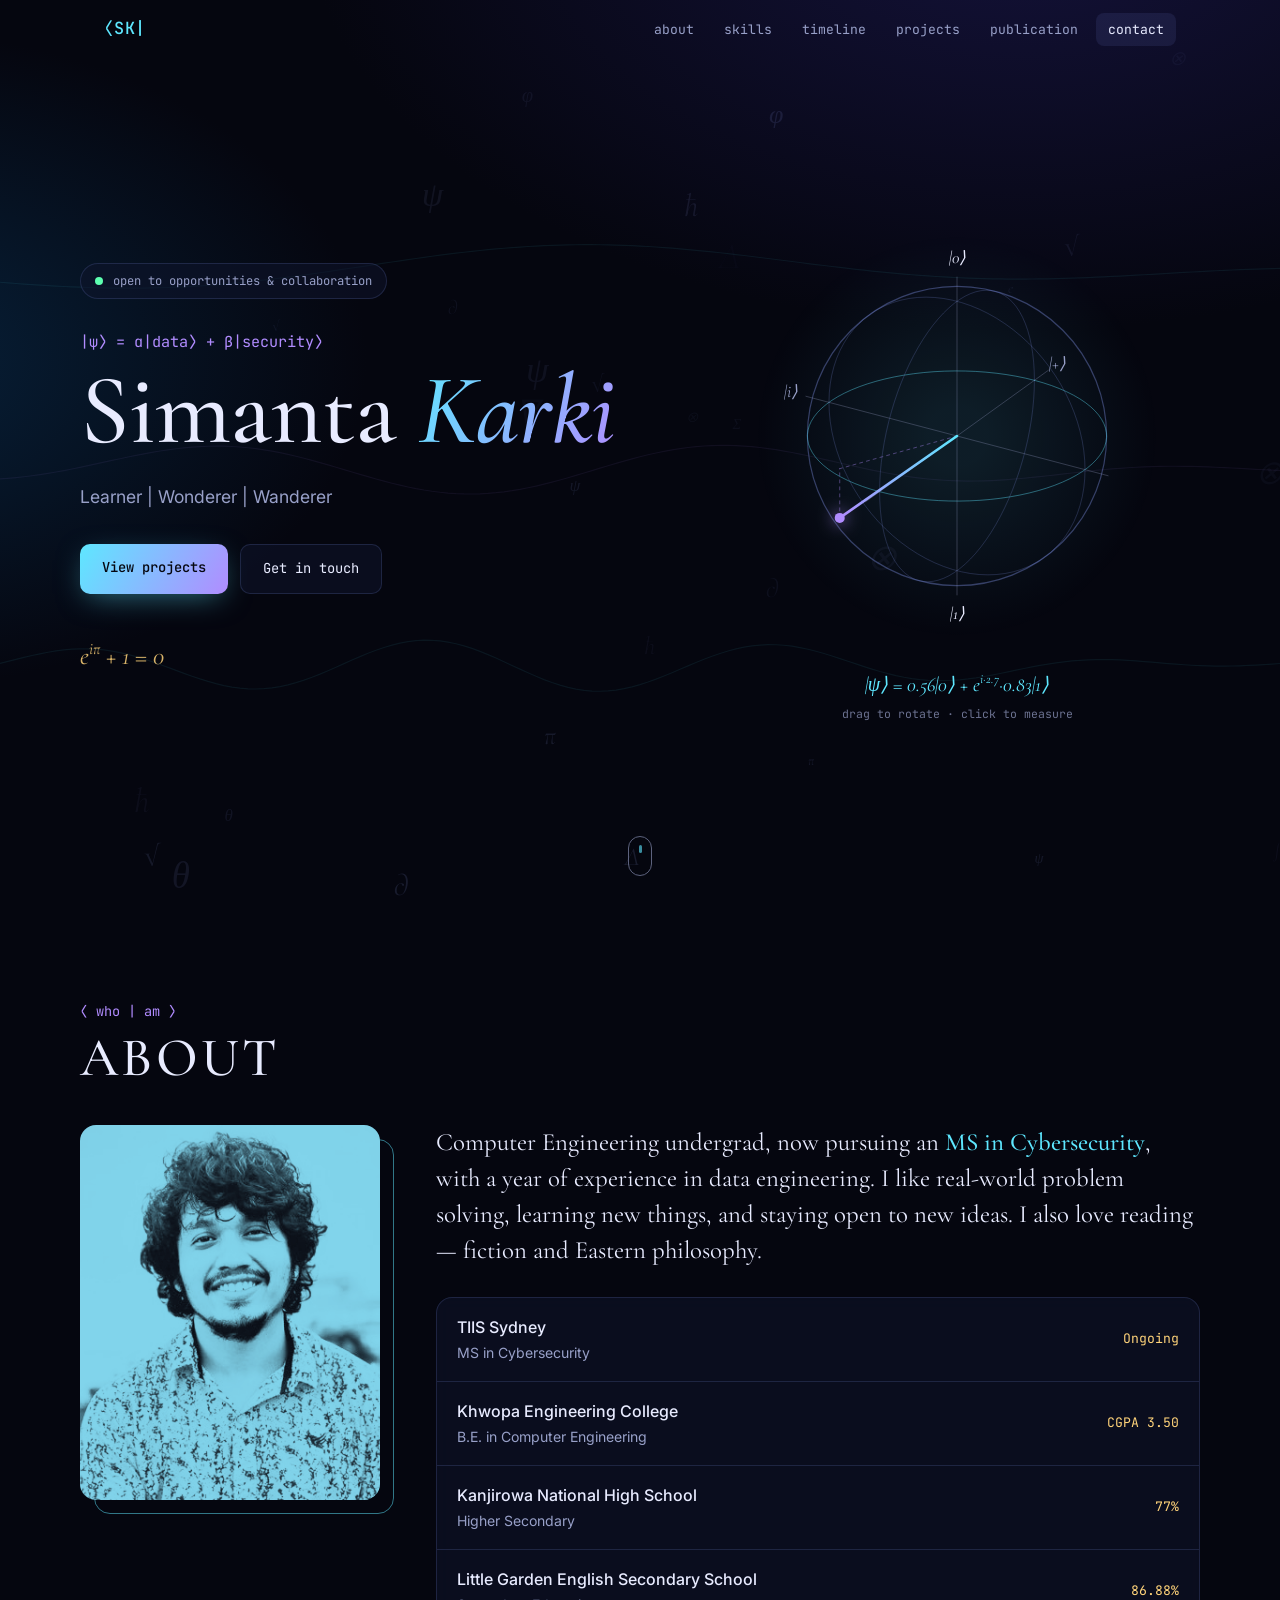
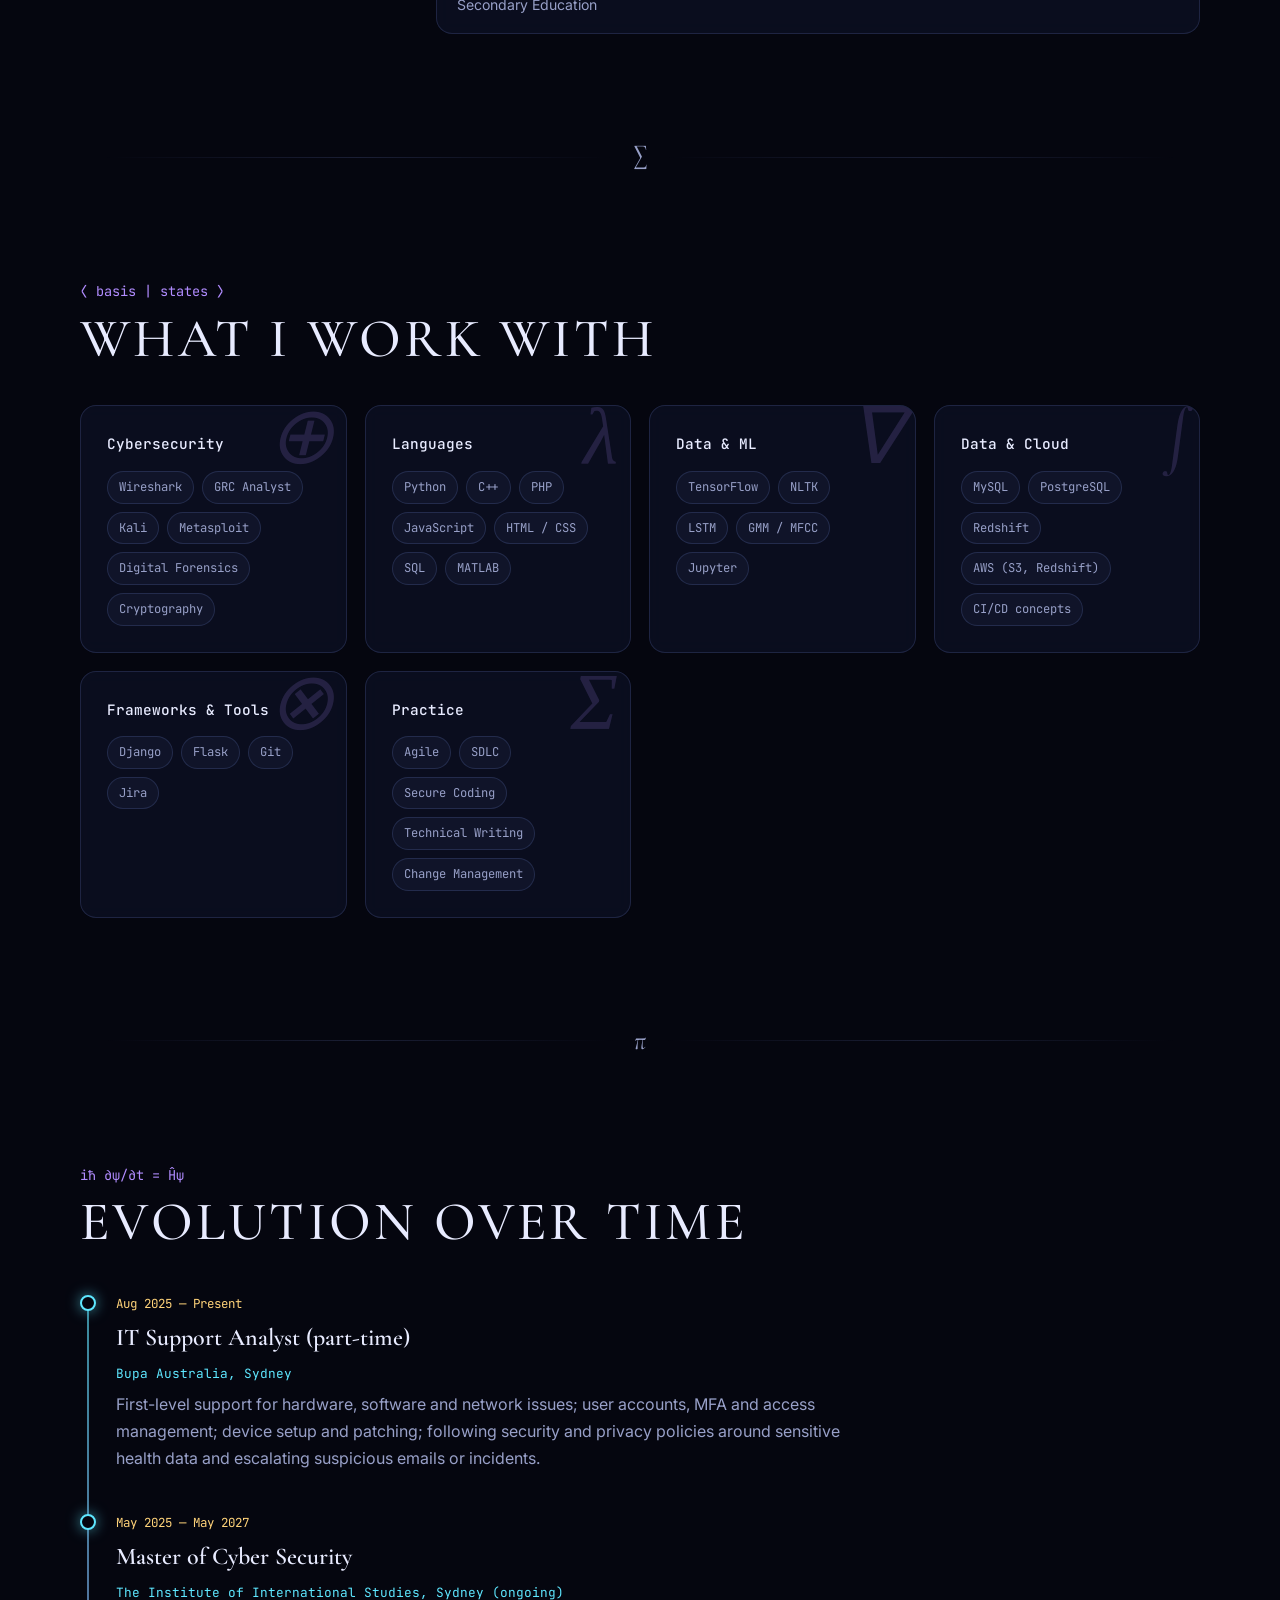
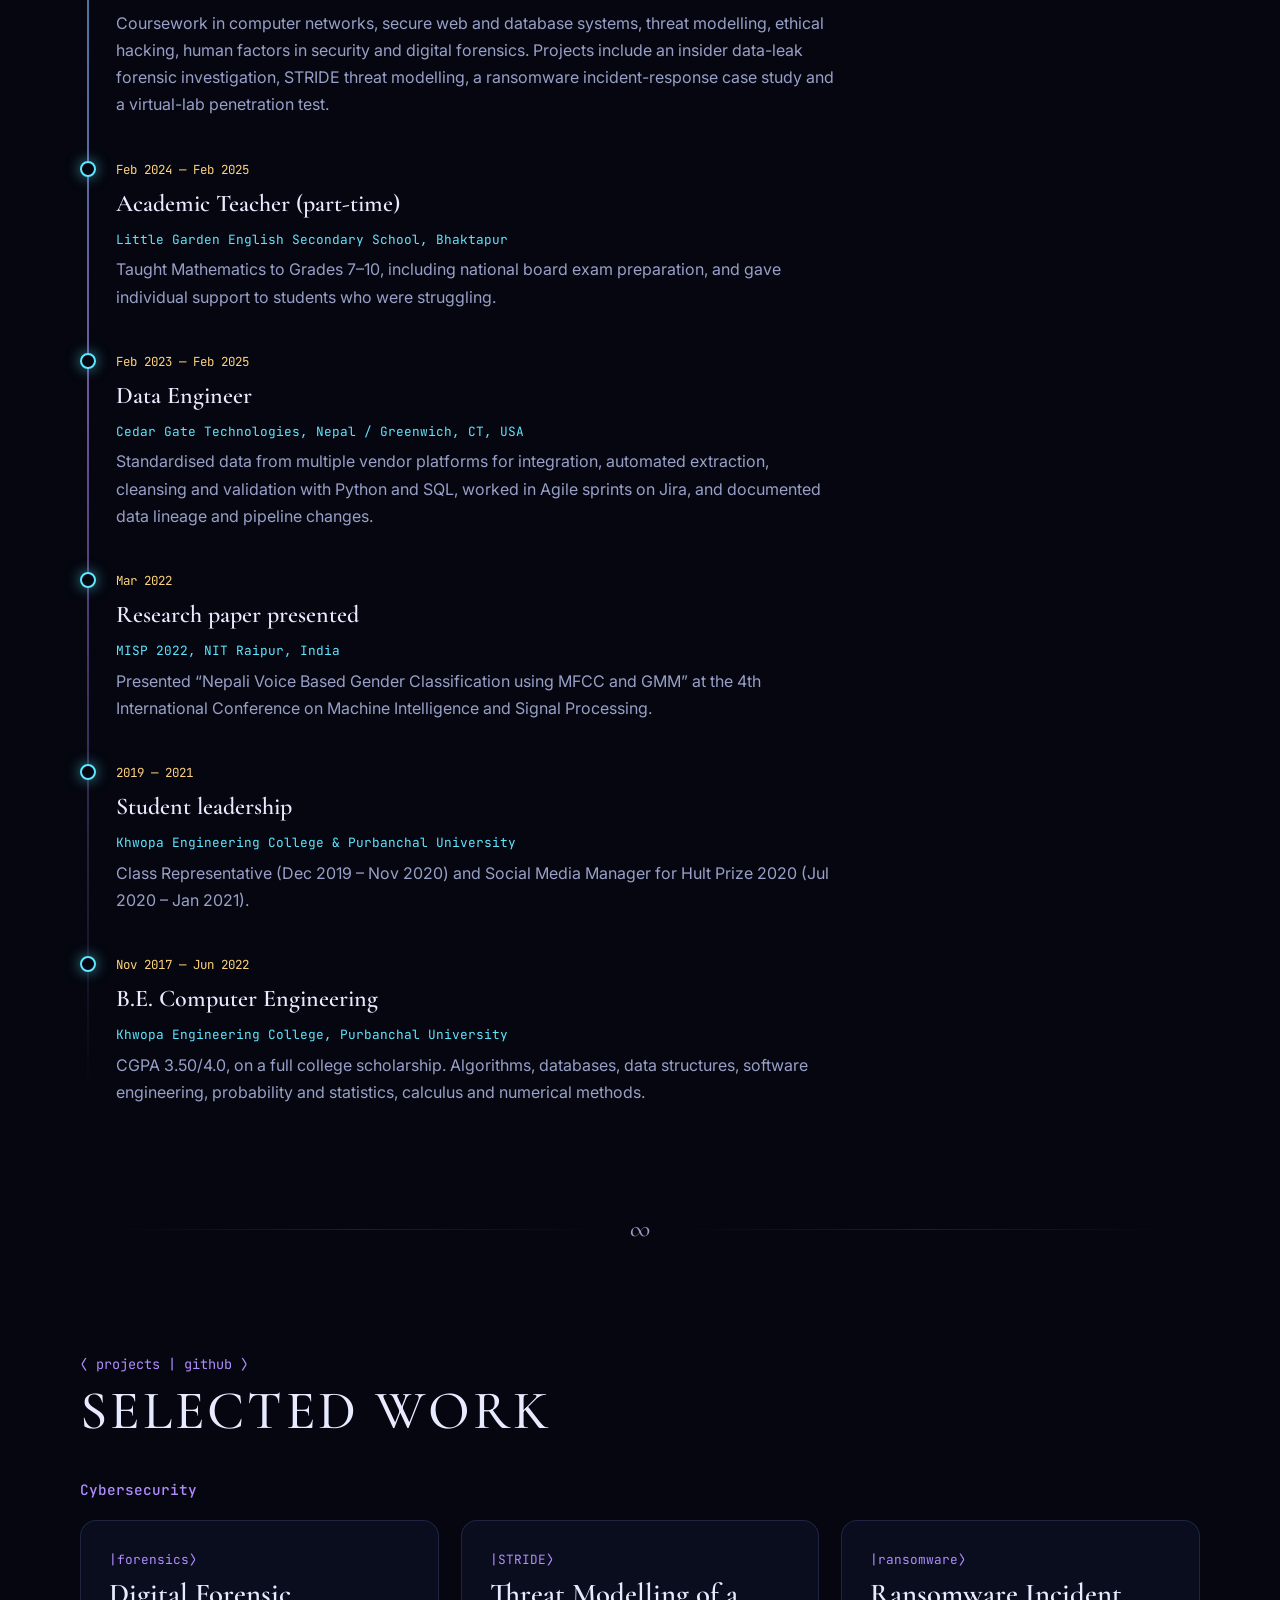
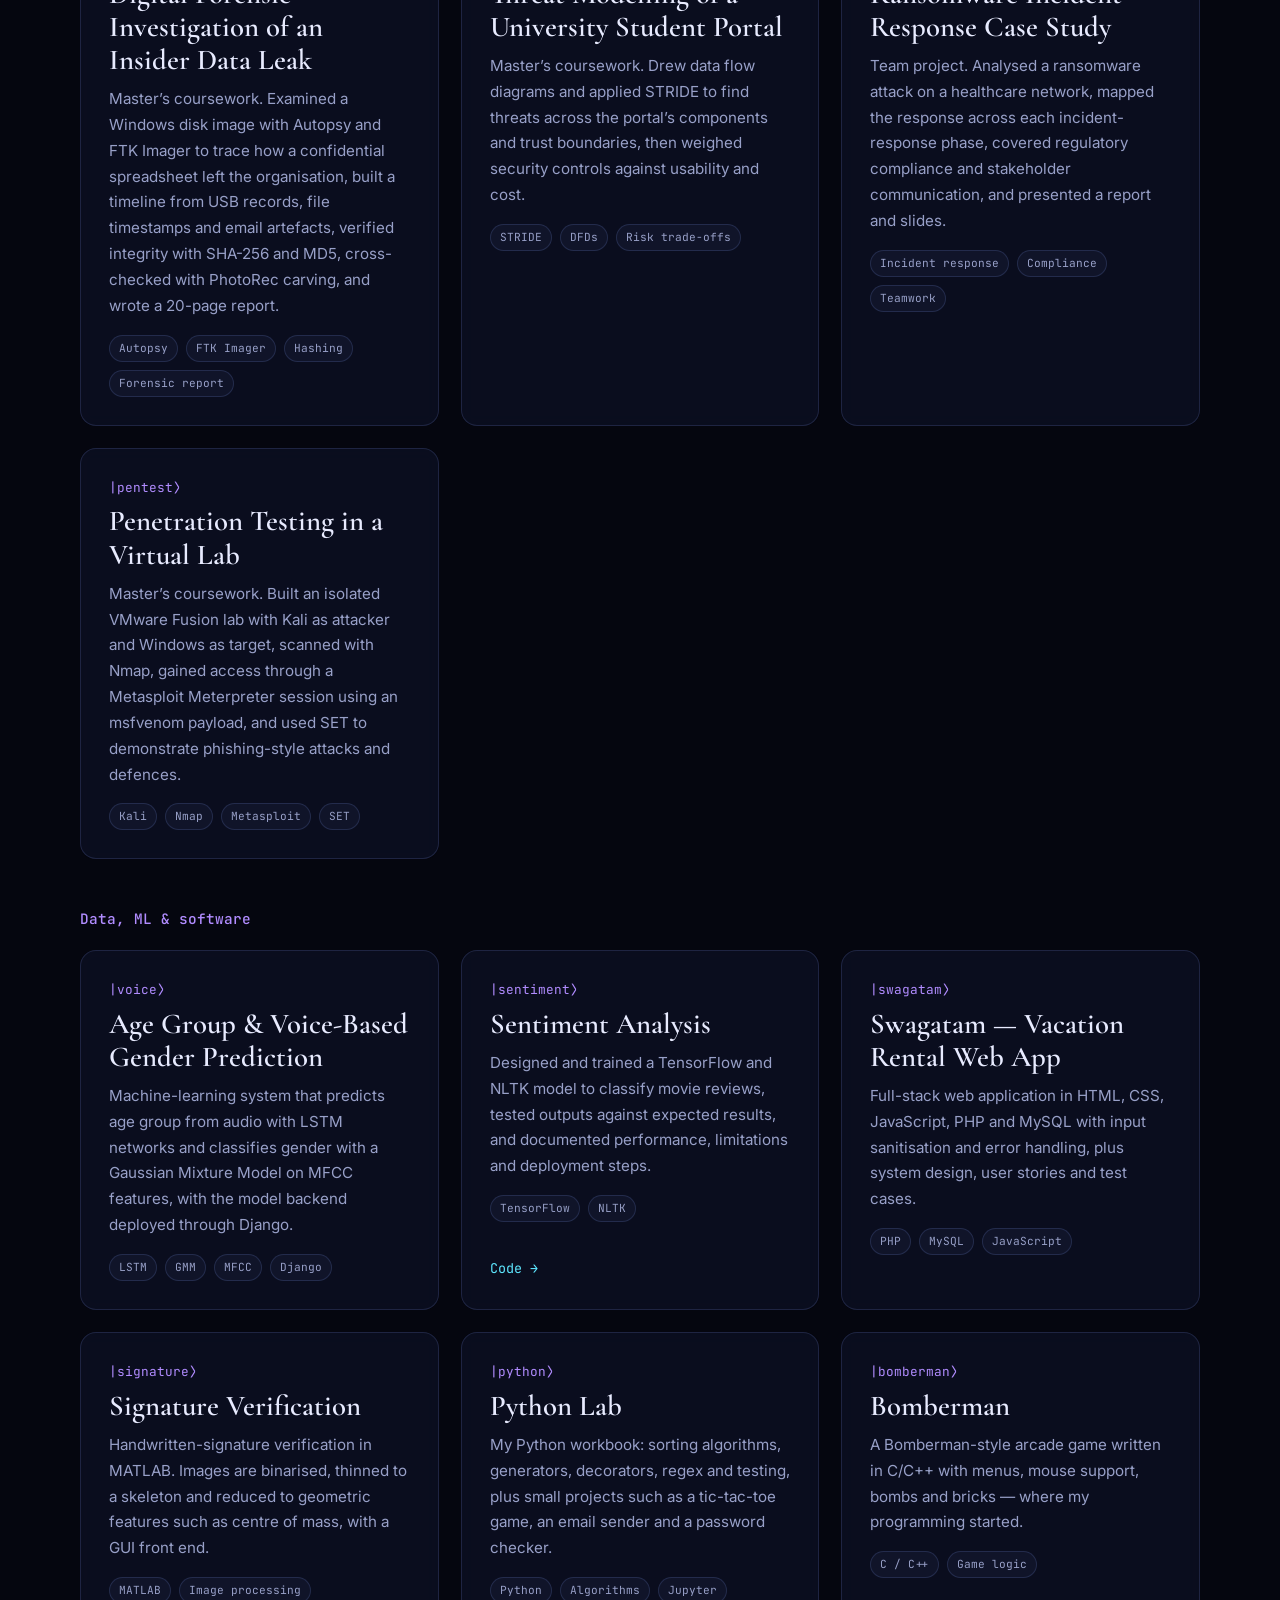
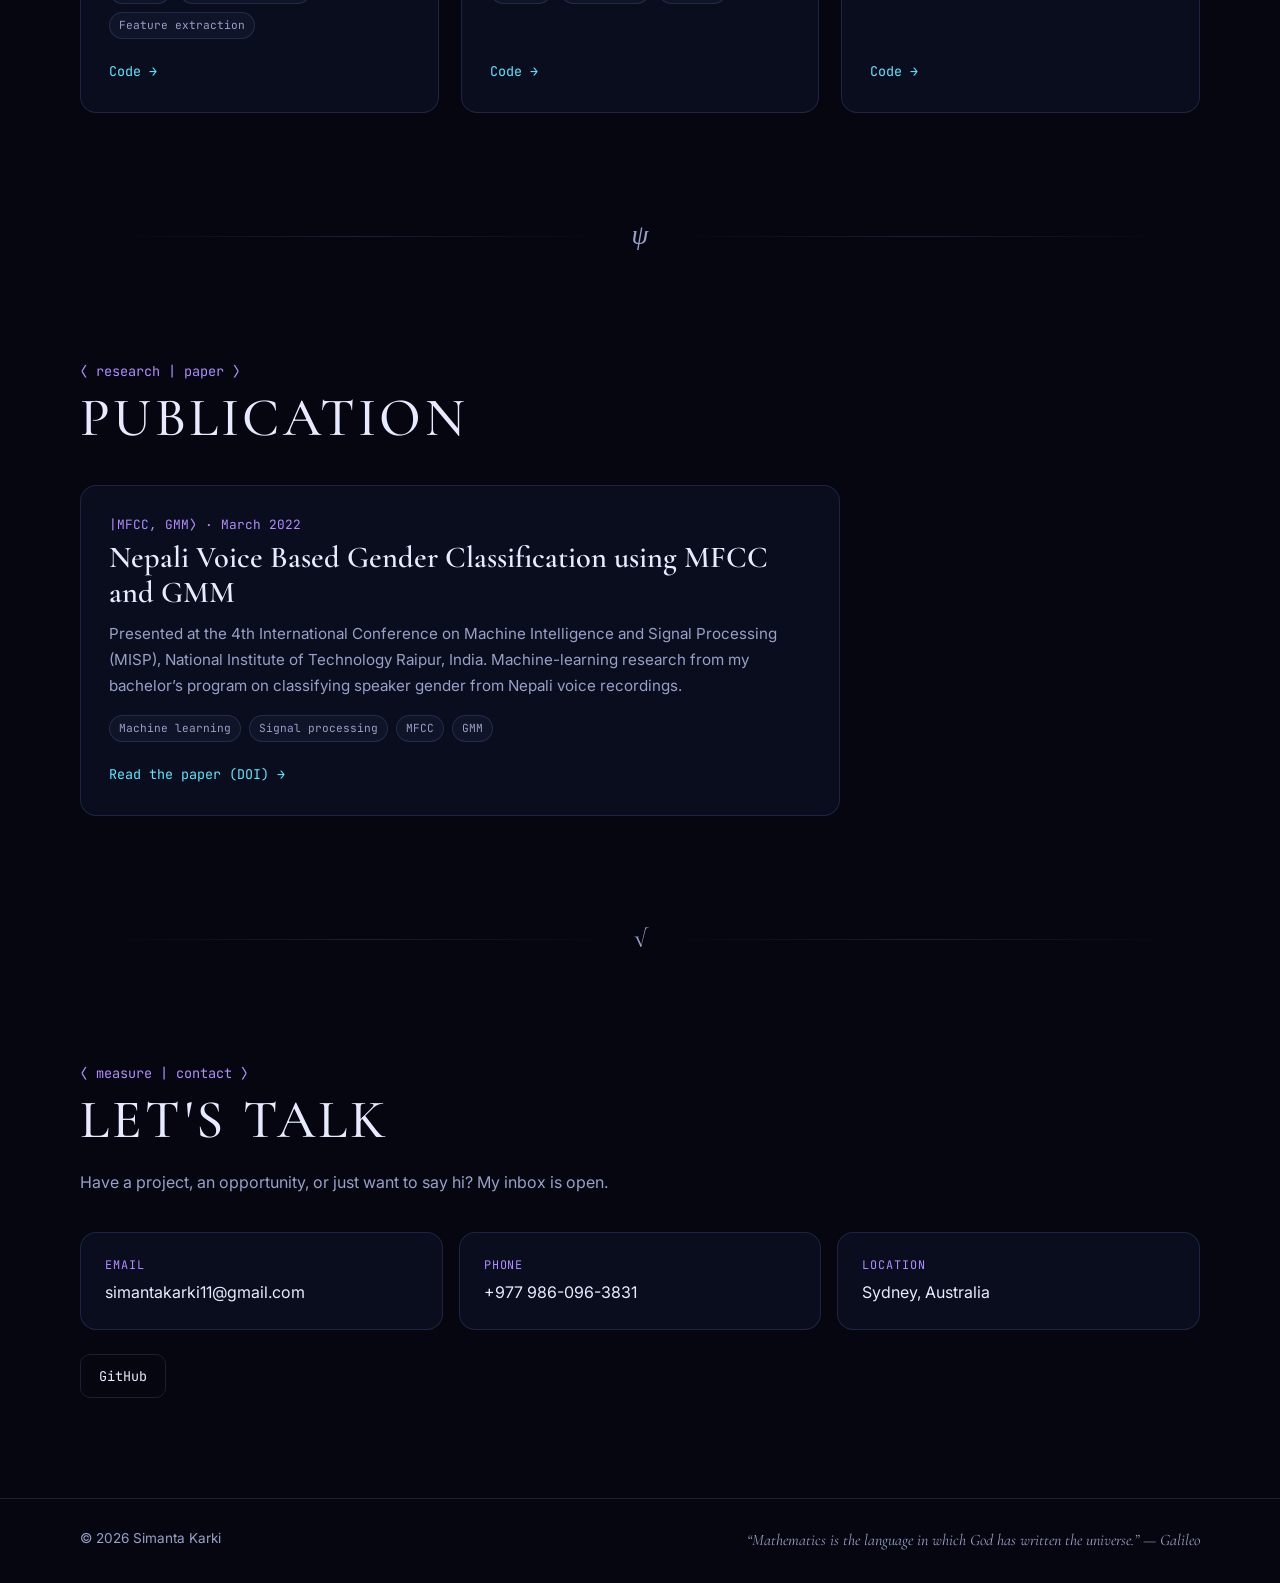
<file: index.html>
<!DOCTYPE html>
<html lang="en">
<head>
<meta charset="UTF-8">
<meta name="viewport" content="width=device-width, initial-scale=1">
<title>Simanta Karki — Cybersecurity &amp; Data</title>
<meta name="description" content="Simanta Karki — Master of Cyber Security student in Sydney with a Computer Engineering degree and data engineering experience. Projects, research and background.">
<meta name="theme-color" content="#05060f">

<link rel="apple-touch-icon" sizes="180x180" href="./assets/apple-icon-180x180.png">

<link rel="preconnect" href="https://fonts.googleapis.com">
<link rel="preconnect" href="https://fonts.gstatic.com" crossorigin>
<link href="https://fonts.googleapis.com/css2?family=Cormorant+Garamond:ital,wght@0,500;0,600;1,500&family=Inter:wght@400;500;600&family=JetBrains+Mono:wght@400;500&display=swap" rel="stylesheet">

<link rel="stylesheet" href="./styles.css">
</head>
<body>

<canvas id="field" aria-hidden="true"></canvas>

<!-- ================= NAV ================= -->
<nav class="nav" id="nav">
  <div class="nav-inner">
    <a href="#top" class="nav-logo" aria-label="Home">⟨SK|</a>
    <button class="nav-toggle" id="navToggle" aria-label="Toggle menu" aria-expanded="false">
      <span></span><span></span><span></span>
    </button>
    <ul class="nav-links" id="navLinks">
      <li><a href="#about" data-nav>about</a></li>
      <li><a href="#skills" data-nav>skills</a></li>
      <li><a href="#timeline" data-nav>timeline</a></li>
      <li><a href="#projects" data-nav>projects</a></li>
      <li><a href="#publication" data-nav>publication</a></li>
      <li><a href="#contact" data-nav>contact</a></li>
    </ul>
  </div>
</nav>

<!-- ================= HERO ================= -->
<header class="hero" id="top">
  <div class="hero-inner">
    <div class="hero-text">
      <div class="status-pill"><span class="status-dot"></span>open to opportunities &amp; collaboration</div>

      <p class="ket-line" aria-hidden="true">|ψ⟩ = α|data⟩ + β|security⟩</p>
      <h1 class="hero-title">Simanta <em>Karki</em></h1>
      <p class="hero-subtitle">
        Learner | Wonderer | Wanderer
      </p>

      <div class="hero-actions">
        <a href="#projects" class="btn btn-primary">View projects</a>
        <a href="#contact" class="btn btn-ghost">Get in touch</a>
      </div>

      <p class="euler" aria-label="Euler's identity: e to the i pi plus one equals zero">
        e<sup>iπ</sup> + 1 = 0
      </p>
    </div>

    <div class="bloch-wrap">
      <canvas id="bloch" aria-label="Animated Bloch sphere showing a qubit state vector"></canvas>
      <p class="bloch-caption" id="blochCaption">|ψ⟩ = cos(θ/2)|0⟩ + e<sup>iφ</sup> sin(θ/2)|1⟩</p>
      <p class="bloch-hint">drag to rotate · click to measure</p>
    </div>
  </div>

  <a href="#about" class="scroll-cue" aria-label="Scroll to about section"><span></span></a>
</header>

<main>

<!-- ================= ABOUT ================= -->
<section class="section" id="about">
  <div class="section-inner">
    <p class="section-kicker">⟨ who | am ⟩</p>
    <h2 class="section-title">About</h2>

    <div class="about-grid">
      <div class="about-photo-wrap">
        <div class="about-photo">
          <img src="./assets/images/profil-duotone.png" alt="Portrait of Simanta Karki" loading="lazy">
        </div>
        <div class="about-photo-frame" aria-hidden="true"></div>
      </div>

      <div class="about-content">
        <p class="about-lede">
          Computer Engineering undergrad, now pursuing an
          <strong>MS in Cybersecurity</strong>, with a year of experience in
          data engineering. I like real-world problem solving, learning new things,
          and staying open to new ideas. I also love reading — fiction and
          Eastern philosophy.
        </p>

        <div class="education-list">
          <div class="education-item">
            <div class="education-main">
              <span class="education-school">TIIS Sydney</span>
              <span class="education-degree">MS in Cybersecurity</span>
            </div>
            <span class="education-meta">Ongoing</span>
          </div>
          <div class="education-item">
            <div class="education-main">
              <span class="education-school">Khwopa Engineering College</span>
              <span class="education-degree">B.E. in Computer Engineering</span>
            </div>
            <span class="education-meta">CGPA 3.50</span>
          </div>
          <div class="education-item">
            <div class="education-main">
              <span class="education-school">Kanjirowa National High School</span>
              <span class="education-degree">Higher Secondary</span>
            </div>
            <span class="education-meta">77%</span>
          </div>
          <div class="education-item">
            <div class="education-main">
              <span class="education-school">Little Garden English Secondary School</span>
              <span class="education-degree">Secondary Education</span>
            </div>
            <span class="education-meta">86.88%</span>
          </div>
        </div>
      </div>
    </div>
  </div>
</section>

<div class="divider" aria-hidden="true"><span>∑</span></div>

<!-- ================= SKILLS ================= -->
<section class="section" id="skills">
  <div class="section-inner">
    <p class="section-kicker">⟨ basis | states ⟩</p>
    <h2 class="section-title">What I work with</h2>

    <div class="skills-grid">
      <div class="skill-group">
        <span class="glyph" aria-hidden="true">⊕</span>
        <h3>Cybersecurity</h3>
        <div class="tag-row">
          <span class="tag">Wireshark</span><span class="tag">GRC Analyst</span><span class="tag">Kali</span><span class="tag">Metasploit</span><span class="tag">Digital Forensics</span><span class="tag">Cryptography</span>
        </div>
      </div>
      <div class="skill-group">
        <span class="glyph" aria-hidden="true">λ</span>
        <h3>Languages</h3>
        <div class="tag-row">
          <span class="tag">Python</span><span class="tag">C++</span><span class="tag">PHP</span><span class="tag">JavaScript</span><span class="tag">HTML / CSS</span><span class="tag">SQL</span><span class="tag">MATLAB</span>
        </div>
      </div>
      <div class="skill-group">
        <span class="glyph" aria-hidden="true">∇</span>
        <h3>Data &amp; ML</h3>
        <div class="tag-row">
          <span class="tag">TensorFlow</span><span class="tag">NLTK</span><span class="tag">LSTM</span><span class="tag">GMM / MFCC</span><span class="tag">Jupyter</span>
        </div>
      </div>
      <div class="skill-group">
        <span class="glyph" aria-hidden="true">∫</span>
        <h3>Data &amp; Cloud</h3>
        <div class="tag-row">
          <span class="tag">MySQL</span><span class="tag">PostgreSQL</span><span class="tag">Redshift</span><span class="tag">AWS (S3, Redshift)</span><span class="tag">CI/CD concepts</span>
        </div>
      </div>
      <div class="skill-group">
        <span class="glyph" aria-hidden="true">⊗</span>
        <h3>Frameworks &amp; Tools</h3>
        <div class="tag-row">
          <span class="tag">Django</span><span class="tag">Flask</span><span class="tag">Git</span><span class="tag">Jira</span>
        </div>
      </div>
      <div class="skill-group">
        <span class="glyph" aria-hidden="true">Σ</span>
        <h3>Practice</h3>
        <div class="tag-row">
          <span class="tag">Agile</span><span class="tag">SDLC</span><span class="tag">Secure Coding</span><span class="tag">Technical Writing</span><span class="tag">Change Management</span>
        </div>
      </div>
    </div>
  </div>
</section>

<div class="divider" aria-hidden="true"><span>π</span></div>

<!-- ================= TIMELINE ================= -->
<section class="section" id="timeline">
  <div class="section-inner">
    <p class="section-kicker">iħ ∂ψ/∂t = Ĥψ</p>
    <h2 class="section-title">Evolution over time</h2>

    <div class="timeline">
      <div class="timeline-item">
        <div class="timeline-node"></div>
        <div class="timeline-content">
          <span class="timeline-date">Aug 2025 — Present</span>
          <h3>IT Support Analyst (part-time)</h3>
          <span class="timeline-org">Bupa Australia, Sydney</span>
          <p>First-level support for hardware, software and network issues; user accounts, MFA and access management; device setup and patching; following security and privacy policies around sensitive health data and escalating suspicious emails or incidents.</p>
        </div>
      </div>
      <div class="timeline-item">
        <div class="timeline-node"></div>
        <div class="timeline-content">
          <span class="timeline-date">May 2025 — May 2027</span>
          <h3>Master of Cyber Security</h3>
          <span class="timeline-org">The Institute of International Studies, Sydney (ongoing)</span>
          <p>Coursework in computer networks, secure web and database systems, threat modelling, ethical hacking, human factors in security and digital forensics. Projects include an insider data-leak forensic investigation, STRIDE threat modelling, a ransomware incident-response case study and a virtual-lab penetration test.</p>
        </div>
      </div>
      <div class="timeline-item">
        <div class="timeline-node"></div>
        <div class="timeline-content">
          <span class="timeline-date">Feb 2024 — Feb 2025</span>
          <h3>Academic Teacher (part-time)</h3>
          <span class="timeline-org">Little Garden English Secondary School, Bhaktapur</span>
          <p>Taught Mathematics to Grades 7–10, including national board exam preparation, and gave individual support to students who were struggling.</p>
        </div>
      </div>
      <div class="timeline-item">
        <div class="timeline-node"></div>
        <div class="timeline-content">
          <span class="timeline-date">Feb 2023 — Feb 2025</span>
          <h3>Data Engineer</h3>
          <span class="timeline-org">Cedar Gate Technologies, Nepal / Greenwich, CT, USA</span>
          <p>Standardised data from multiple vendor platforms for integration, automated extraction, cleansing and validation with Python and SQL, worked in Agile sprints on Jira, and documented data lineage and pipeline changes.</p>
        </div>
      </div>
      <div class="timeline-item">
        <div class="timeline-node"></div>
        <div class="timeline-content">
          <span class="timeline-date">Mar 2022</span>
          <h3>Research paper presented</h3>
          <span class="timeline-org">MISP 2022, NIT Raipur, India</span>
          <p>Presented “Nepali Voice Based Gender Classification using MFCC and GMM” at the 4th International Conference on Machine Intelligence and Signal Processing.</p>
        </div>
      </div>
      <div class="timeline-item">
        <div class="timeline-node"></div>
        <div class="timeline-content">
          <span class="timeline-date">2019 — 2021</span>
          <h3>Student leadership</h3>
          <span class="timeline-org">Khwopa Engineering College &amp; Purbanchal University</span>
          <p>Class Representative (Dec 2019 – Nov 2020) and Social Media Manager for Hult Prize 2020 (Jul 2020 – Jan 2021).</p>
        </div>
      </div>
      <div class="timeline-item">
        <div class="timeline-node"></div>
        <div class="timeline-content">
          <span class="timeline-date">Nov 2017 — Jun 2022</span>
          <h3>B.E. Computer Engineering</h3>
          <span class="timeline-org">Khwopa Engineering College, Purbanchal University</span>
          <p>CGPA 3.50/4.0, on a full college scholarship. Algorithms, databases, data structures, software engineering, probability and statistics, calculus and numerical methods.</p>
        </div>
      </div>
    </div>
  </div>
</section>

<div class="divider" aria-hidden="true"><span>∞</span></div>

<!-- ================= PROJECTS ================= -->
<section class="section" id="projects">
  <div class="section-inner">
    <p class="section-kicker">⟨ projects | github ⟩</p>
    <h2 class="section-title">Selected work</h2>
    <h3 class="project-group">Cybersecurity</h3>
    <div class="projects-grid">

      <article class="project-card">
        <span class="project-ket">|forensics⟩</span>
        <h3>Digital Forensic Investigation of an Insider Data Leak</h3>
        <p>Master’s coursework. Examined a Windows disk image with Autopsy and FTK Imager to trace how a confidential spreadsheet left the organisation, built a timeline from USB records, file timestamps and email artefacts, verified integrity with SHA-256 and MD5, cross-checked with PhotoRec carving, and wrote a 20-page report.</p>
        <div class="tag-row small"><span class="tag">Autopsy</span><span class="tag">FTK Imager</span><span class="tag">Hashing</span><span class="tag">Forensic report</span></div>
      </article>

      <article class="project-card">
        <span class="project-ket">|STRIDE⟩</span>
        <h3>Threat Modelling of a University Student Portal</h3>
        <p>Master’s coursework. Drew data flow diagrams and applied STRIDE to find threats across the portal’s components and trust boundaries, then weighed security controls against usability and cost.</p>
        <div class="tag-row small"><span class="tag">STRIDE</span><span class="tag">DFDs</span><span class="tag">Risk trade-offs</span></div>
      </article>

      <article class="project-card">
        <span class="project-ket">|ransomware⟩</span>
        <h3>Ransomware Incident Response Case Study</h3>
        <p>Team project. Analysed a ransomware attack on a healthcare network, mapped the response across each incident-response phase, covered regulatory compliance and stakeholder communication, and presented a report and slides.</p>
        <div class="tag-row small"><span class="tag">Incident response</span><span class="tag">Compliance</span><span class="tag">Teamwork</span></div>
      </article>

      <article class="project-card">
        <span class="project-ket">|pentest⟩</span>
        <h3>Penetration Testing in a Virtual Lab</h3>
        <p>Master’s coursework. Built an isolated VMware Fusion lab with Kali as attacker and Windows as target, scanned with Nmap, gained access through a Metasploit Meterpreter session using an msfvenom payload, and used SET to demonstrate phishing-style attacks and defences.</p>
        <div class="tag-row small"><span class="tag">Kali</span><span class="tag">Nmap</span><span class="tag">Metasploit</span><span class="tag">SET</span></div>
      </article>

    </div>

    <h3 class="project-group">Data, ML &amp; software</h3>
    <div class="projects-grid">

      <article class="project-card">
        <span class="project-ket">|voice⟩</span>
        <h3>Age Group &amp; Voice-Based Gender Prediction</h3>
        <p>Machine-learning system that predicts age group from audio with LSTM networks and classifies gender with a Gaussian Mixture Model on MFCC features, with the model backend deployed through Django.</p>
        <div class="tag-row small"><span class="tag">LSTM</span><span class="tag">GMM</span><span class="tag">MFCC</span><span class="tag">Django</span></div>
      </article>

      <article class="project-card">
        <span class="project-ket">|sentiment⟩</span>
        <h3>Sentiment Analysis</h3>
        <p>Designed and trained a TensorFlow and NLTK model to classify movie reviews, tested outputs against expected results, and documented performance, limitations and deployment steps.</p>
        <div class="tag-row small"><span class="tag">TensorFlow</span><span class="tag">NLTK</span></div>
        <div class="project-links">
          <a href="https://github.com/SimantaKarki/Python" target="_blank" rel="noopener" class="project-link">Code →</a>
        </div>
      </article>

      <article class="project-card">
        <span class="project-ket">|swagatam⟩</span>
        <h3>Swagatam — Vacation Rental Web App</h3>
        <p>Full-stack web application in HTML, CSS, JavaScript, PHP and MySQL with input sanitisation and error handling, plus system design, user stories and test cases.</p>
        <div class="tag-row small"><span class="tag">PHP</span><span class="tag">MySQL</span><span class="tag">JavaScript</span></div>
      </article>

      <article class="project-card">
        <span class="project-ket">|signature⟩</span>
        <h3>Signature Verification</h3>
        <p>Handwritten-signature verification in MATLAB. Images are binarised, thinned to a skeleton and reduced to geometric features such as centre of mass, with a GUI front end.</p>
        <div class="tag-row small"><span class="tag">MATLAB</span><span class="tag">Image processing</span><span class="tag">Feature extraction</span></div>
        <div class="project-links">
          <a href="https://github.com/SimantaKarki/signatureverification" target="_blank" rel="noopener" class="project-link">Code →</a>
        </div>
      </article>

      <article class="project-card">
        <span class="project-ket">|python⟩</span>
        <h3>Python Lab</h3>
        <p>My Python workbook: sorting algorithms, generators, decorators, regex and testing, plus small projects such as a tic-tac-toe game, an email sender and a password checker.</p>
        <div class="tag-row small"><span class="tag">Python</span><span class="tag">Algorithms</span><span class="tag">Jupyter</span></div>
        <div class="project-links">
          <a href="https://github.com/SimantaKarki/Python" target="_blank" rel="noopener" class="project-link">Code →</a>
        </div>
      </article>

      <article class="project-card">
        <span class="project-ket">|bomberman⟩</span>
        <h3>Bomberman</h3>
        <p>A Bomberman-style arcade game written in C/C++ with menus, mouse support, bombs and bricks — where my programming started.</p>
        <div class="tag-row small"><span class="tag">C / C++</span><span class="tag">Game logic</span></div>
        <div class="project-links">
          <a href="https://github.com/SimantaKarki/Bomberman" target="_blank" rel="noopener" class="project-link">Code →</a>
        </div>
      </article>

    </div>

   
  </div>
</section>

<div class="divider" aria-hidden="true"><span>ψ</span></div>

<!-- ================= PUBLICATION ================= -->
<section class="section" id="publication">
  <div class="section-inner">
    <p class="section-kicker">⟨ research | paper ⟩</p>
    <h2 class="section-title">Publication</h2>

    <article class="project-card publication-card">
      <span class="project-ket">|MFCC, GMM⟩ · March 2022</span>
      <h3>Nepali Voice Based Gender Classification using MFCC and GMM</h3>
      <p>Presented at the 4th International Conference on Machine Intelligence and Signal
         Processing (MISP), National Institute of Technology Raipur, India. Machine-learning
         research from my bachelor’s program on classifying speaker gender from Nepali voice
         recordings.</p>
      <div class="tag-row small"><span class="tag">Machine learning</span><span class="tag">Signal processing</span><span class="tag">MFCC</span><span class="tag">GMM</span></div>
      <div class="project-links">
        <a href="https://doi.org/10.1007/978-981-99-0047-3_21" target="_blank" rel="noopener" class="project-link">Read the paper (DOI) →</a>
      </div>
    </article>
  </div>
</section>

<div class="divider" aria-hidden="true"><span>√</span></div>

<!-- ================= CONTACT ================= -->
<section class="section" id="contact">
  <div class="section-inner">
    <p class="section-kicker">⟨ measure | contact ⟩</p>
    <h2 class="section-title">Let's talk</h2>
    <p class="section-lede">
      Have a project, an opportunity, or just want to say hi? My inbox is open.
    </p>

    <div class="contact-grid">
      <a class="contact-card" href="mailto:simantakarki11@gmail.com">
        <span class="contact-label">Email</span>
        <span class="contact-value">simantakarki11@gmail.com</span>
      </a>
      <a class="contact-card" href="tel:+9779860963831">
        <span class="contact-label">Phone</span>
        <span class="contact-value">+977 986-096-3831</span>
      </a>
      <div class="contact-card contact-card-static">
        <span class="contact-label">Location</span>
        <span class="contact-value">Sydney, Australia</span>
      </div>
    </div>

    <div class="social-row">
      <a href="https://github.com/SimantaKarki" target="_blank" rel="noopener" class="social-link">GitHub</a>
    </div>
  </div>
</section>

</main>

<footer class="footer">
  <div class="footer-inner">
    <span>© <span id="year"></span> Simanta Karki</span>
    <span class="footer-tag">“Mathematics is the language in which God has written the universe.” — Galileo</span>
  </div>
</footer>

<script src="./script.js"></script>
</body>
</html>
</file>
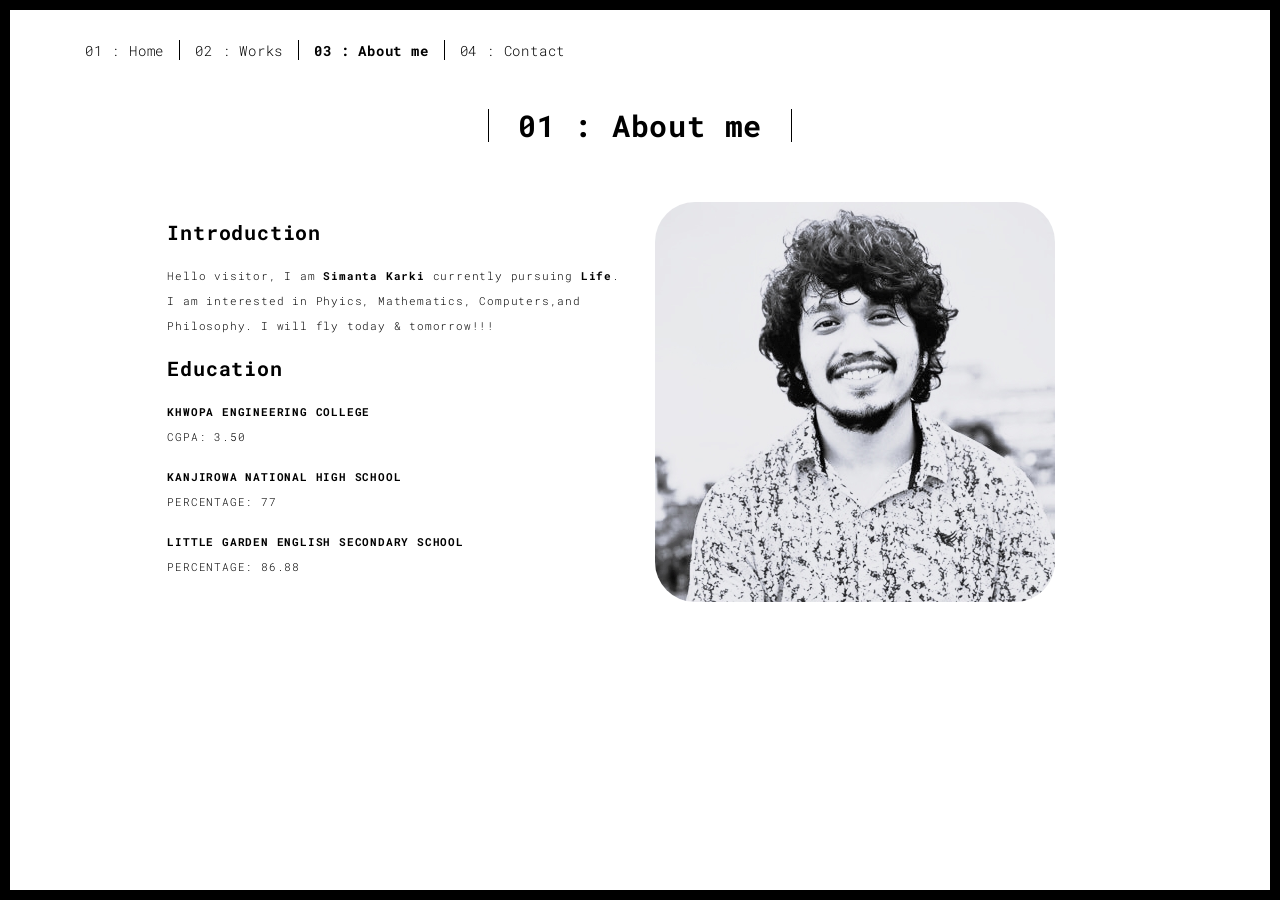
<file: about.html>
<!DOCTYPE html>
<html lang="en">

<head>
  <meta charset="UTF-8">
  <meta content="IE=edge" http-equiv="X-UA-Compatible">
  <meta content="width=device-width,initial-scale=1" name="viewport">
  <meta content="description" name="description">
  <meta name="google" content="notranslate" />
  <meta content="Mashup templates have been developped by Orson.io team" name="author">

  <!-- Disable tap highlight on IE -->
  <meta name="msapplication-tap-highlight" content="no">
  
  <link rel="apple-touch-icon" sizes="180x180" href="./assets/apple-icon-180x180.png">
  <link href="./assets/favicon.ico" rel="icon">

  <title>Title page</title>  

<link href="./main.3f6952e4.css" rel="stylesheet"></head>

<body class="">
<div id="site-border-left"></div>
<div id="site-border-right"></div>
<div id="site-border-top"></div>
<div id="site-border-bottom"></div>
 <!-- Add your content of header -->
<header>
  <nav class="navbar  navbar-fixed-top navbar-default">
    <div class="container">
        <button type="button" class="navbar-toggle collapsed" data-toggle="collapse" data-target="#navbar-collapse" aria-expanded="false">
          <span class="sr-only">Toggle navigation</span>
          <span class="icon-bar"></span>
          <span class="icon-bar"></span>
          <span class="icon-bar"></span>
        </button>

      <div class="collapse navbar-collapse" id="navbar-collapse">
        <ul class="nav navbar-nav ">
          <li><a href="./index.html" title="">01 : Home</a></li>
          <li><a href="./works.html" title="">02 : Works</a></li>
          <li><a href="./about.html" title="">03 : About me</a></li>
          <li><a href="./contact.html" title="">04 : Contact</a></li>
        </ul>


      </div> 
    </div>
  </nav>
</header>

<div class="section-container">
    <div class="container">
      <div class="row">
        <div class="col-xs-12">
          <div class="section-container-spacer text-center">
            <h1 class="h2">01 : About me</h1>
          </div>
          
          <div class="row">
            <div class="col-md-10 col-md-offset-1">
              <div class="row">
                <div class="col-xs-12 col-md-6">
                  <h3>Introduction</h3>
                  <p>Hello visitor, I am <b>Simanta Karki</b> currently pursuing <b>Life</b>. I am interested in Phyics, Mathematics, Computers,and
                    Philosophy. I will fly today & tomorrow!!!

                  </p>
                  <h3>Education</h3>
                  <p><b>KHWOPA ENGINEERING COLLEGE</b><br>CGPA: 3.50</p>
                  <p><b>KANJIROWA NATIONAL HIGH SCHOOL</b><br>PERCENTAGE: 77</p>
                  <p><b>LITTLE GARDEN ENGLISH SECONDARY SCHOOL</b><br>PERCENTAGE: 86.88</p>
                </div>
                <div class="col-xs-12 col-md-6">
                  <img src="./assets/images/profil.jpg" style = "border-radius: 10%;"class="img-responsive" alt="">
                </div>
              </div>
            </div>
          </div>
          
          
       </div>
      </div>
    </div>
  </div>


<footer class="footer-container text-center">
  <div class="container">
    <div class="row">
    </div>
  </div>
</footer>

<script>
  document.addEventListener("DOMContentLoaded", function (event) {
     navActivePage();
  });
</script>

<!-- Google Analytics: change UA-XXXXX-X to be your site's ID 

<script>
  (function (i, s, o, g, r, a, m) {
    i['GoogleAnalyticsObject'] = r; i[r] = i[r] || function () {
      (i[r].q = i[r].q || []).push(arguments)
    }, i[r].l = 1 * new Date(); a = s.createElement(o),
      m = s.getElementsByTagName(o)[0]; a.async = 1; a.src = g; m.parentNode.insertBefore(a, m)
  })(window, document, 'script', '//www.google-analytics.com/analytics.js', 'ga');
  ga('create', 'UA-XXXXX-X', 'auto');
  ga('send', 'pageview');
</script>

--> <script type="text/javascript" src="./main.70a66962.js"></script></body>

</html>
</file>
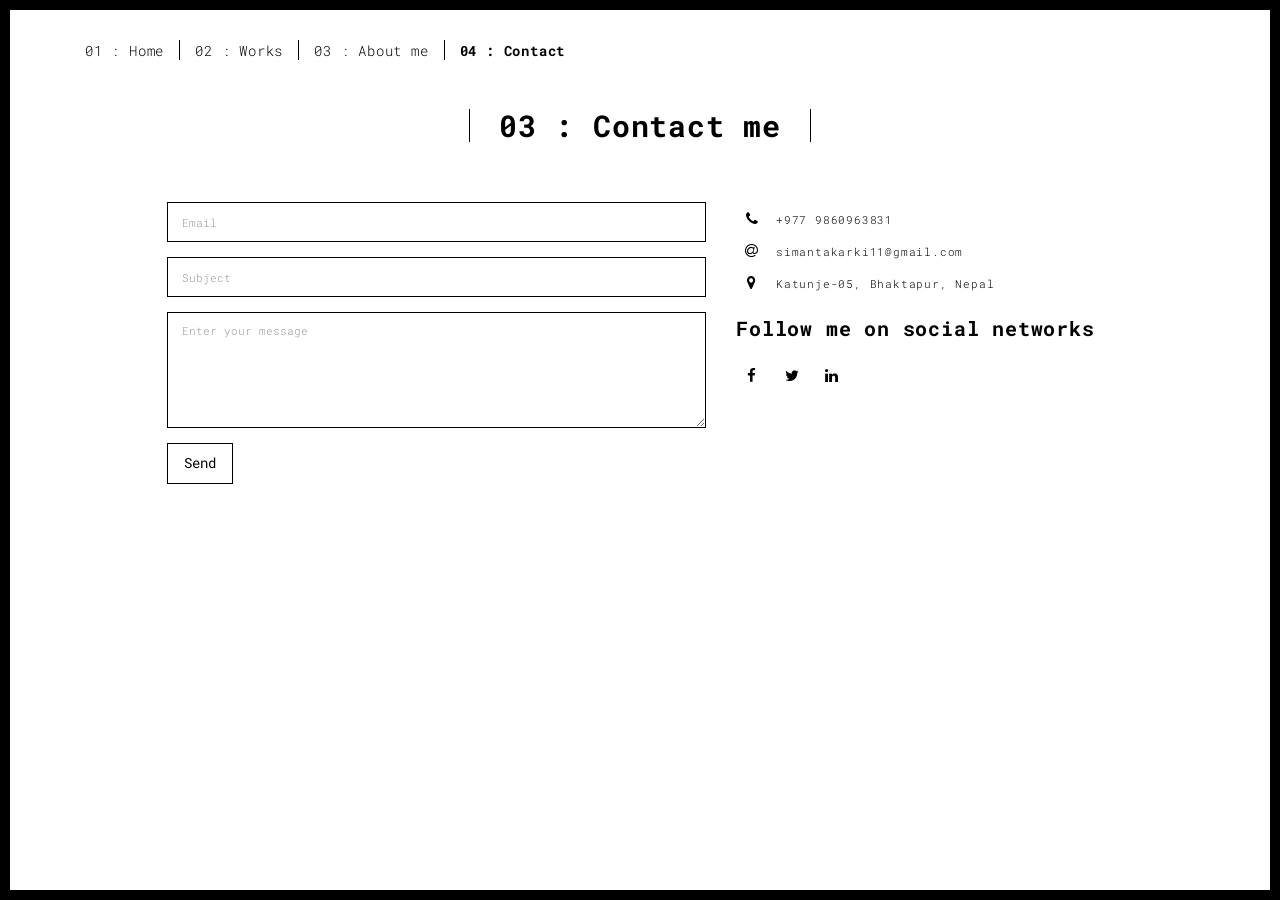
<file: contact.html>
<!DOCTYPE html>
<html lang="en">

<head>
  <meta charset="UTF-8">
  <meta content="IE=edge" http-equiv="X-UA-Compatible">
  <meta content="width=device-width,initial-scale=1" name="viewport">
  <meta content="description" name="description">
  <meta name="google" content="notranslate" />
  <meta content="Mashup templates have been developped by Orson.io team" name="author">

  <!-- Disable tap highlight on IE -->
  <meta name="msapplication-tap-highlight" content="no">
  
  <link rel="apple-touch-icon" sizes="180x180" href="./assets/apple-icon-180x180.png">
  <link href="./assets/favicon.ico" rel="icon">

  <title>Title page</title>  

<link href="./main.3f6952e4.css" rel="stylesheet"></head>

<body class="">
<div id="site-border-left"></div>
<div id="site-border-right"></div>
<div id="site-border-top"></div>
<div id="site-border-bottom"></div>
 <!-- Add your content of header -->
<header>
  <nav class="navbar  navbar-fixed-top navbar-default">
    <div class="container">
        <button type="button" class="navbar-toggle collapsed" data-toggle="collapse" data-target="#navbar-collapse" aria-expanded="false">
          <span class="sr-only">Toggle navigation</span>
          <span class="icon-bar"></span>
          <span class="icon-bar"></span>
          <span class="icon-bar"></span>
        </button>

      <div class="collapse navbar-collapse" id="navbar-collapse">
        <ul class="nav navbar-nav ">
          <li><a href="./index.html" title="">01 : Home</a></li>
          <li><a href="./works.html" title="">02 : Works</a></li>
          <li><a href="./about.html" title="">03 : About me</a></li>
          <li><a href="./contact.html" title="">04 : Contact</a></li>
        </ul>


      </div> 
    </div>
  </nav>
</header>

<div class="section-container">
    <div class="container">
      <div class="row">
        <div class="col-xs-12">
          <div class="section-container-spacer text-center">
            <h1 class="h2">03 : Contact me</h1>
          </div>
          
          <div class="row">
            <div class="col-md-10 col-md-offset-1">
               <form action="" class="reveal-content">
                  <div class="row">
                    <div class="col-md-7">
                      <div class="form-group">
                        <input type="email" class="form-control" id="email" placeholder="Email">
                      </div>
                      <div class="form-group">
                        <input type="text" class="form-control" id="subject" placeholder="Subject">
                      </div>
                      <div class="form-group">
                        <textarea class="form-control" rows="5" placeholder="Enter your message"></textarea>
                      </div>
                      <button type="submit" class="btn btn-default btn-lg">Send</button>
                    </div>
                    <div class="col-md-5 address-container">
                      <ul class="list-unstyled">
                        <li>
                          <span class="fa-icon">
                            <i class="fa fa-phone" aria-hidden="true"></i>
                          </span>
                          +977 9860963831
                        </li>
                        <li>
                          <span class="fa-icon">
                            <i class="fa fa-at" aria-hidden="true"></i>
                          </span>
                          simantakarki11@gmail.com
                        </li>
                        <li>
                          <span class="fa-icon">
                            <i class="fa fa fa-map-marker" aria-hidden="true"></i>
                          </span>
                          Katunje-05, Bhaktapur, Nepal
                        </li>
                      </ul>
                      <h3>Follow me on social networks</h3>
                      <a href="http://www.facebook.com" title="" class="fa-icon">
                        <i class="fa fa-facebook"></i>
                      </a>
                      <a href="http://www.twitter.com" title="" class="fa-icon">
                        <i class="fa fa-twitter"></i>
                      </a>
                      <a href="http://www.linkedin.com" title="" class="fa-icon">
                        <i class="fa fa-linkedin"></i>
                      </a>

                    </div>
                  </div>
                </form>
            </div>

          </div>
         
       </div>
      </div>
    </div>
  </div>


<footer class="footer-container text-center">
  <div class="container">
    <div class="row">
    
    </div>
  </div>
</footer>

<script>
  document.addEventListener("DOMContentLoaded", function (event) {
     navActivePage();
  });
</script>

<!-- Google Analytics: change UA-XXXXX-X to be your site's ID 

<script>
  (function (i, s, o, g, r, a, m) {
    i['GoogleAnalyticsObject'] = r; i[r] = i[r] || function () {
      (i[r].q = i[r].q || []).push(arguments)
    }, i[r].l = 1 * new Date(); a = s.createElement(o),
      m = s.getElementsByTagName(o)[0]; a.async = 1; a.src = g; m.parentNode.insertBefore(a, m)
  })(window, document, 'script', '//www.google-analytics.com/analytics.js', 'ga');
  ga('create', 'UA-XXXXX-X', 'auto');
  ga('send', 'pageview');
</script>

--> <script type="text/javascript" src="./main.70a66962.js"></script></body>

</html>
</file>
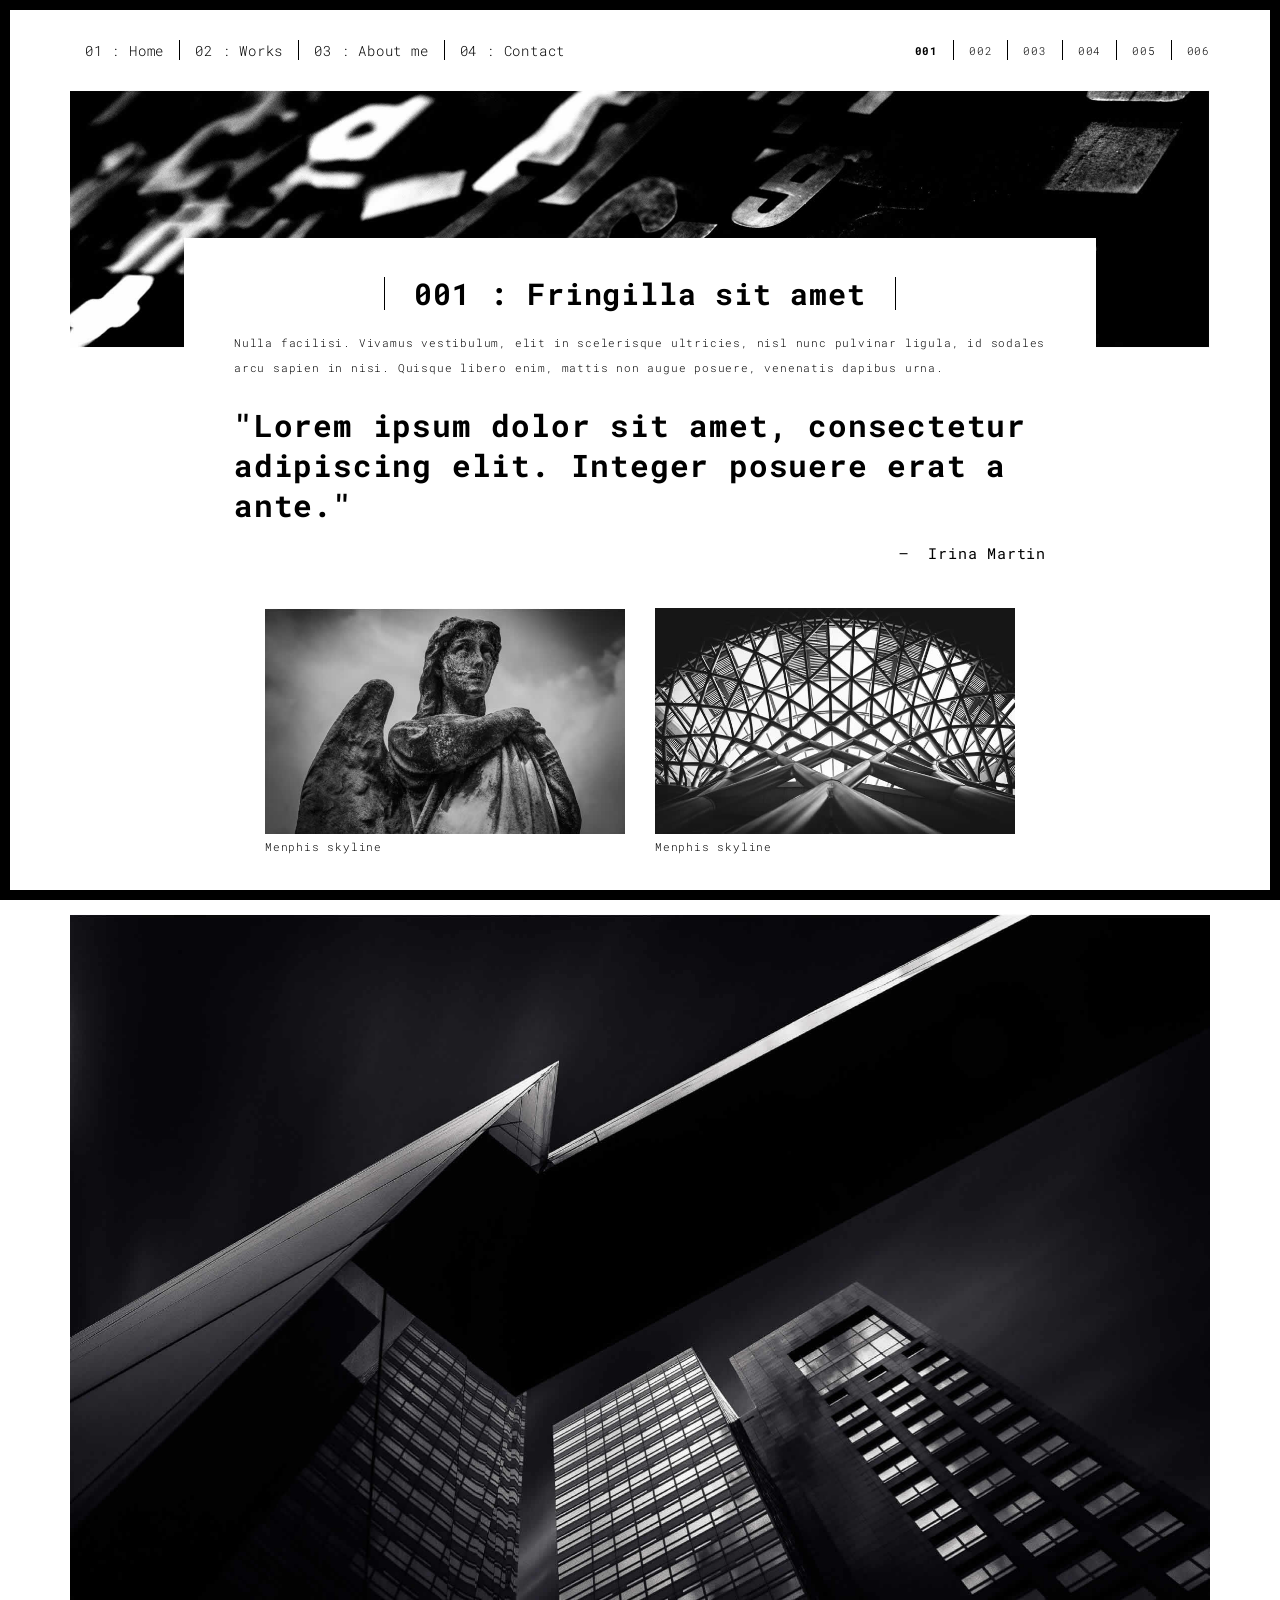
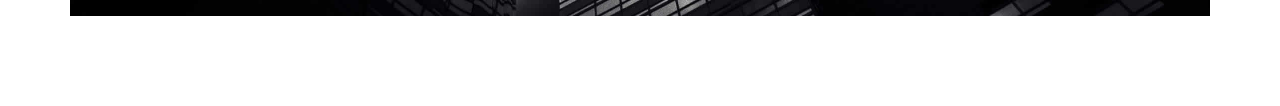
<file: work.html>
<!DOCTYPE html>
<html lang="en">

<head>
  <meta charset="UTF-8">
  <meta content="IE=edge" http-equiv="X-UA-Compatible">
  <meta content="width=device-width,initial-scale=1" name="viewport">
  <meta content="description" name="description">
  <meta name="google" content="notranslate" />
  <meta content="Mashup templates have been developped by Orson.io team" name="author">

  <!-- Disable tap highlight on IE -->
  <meta name="msapplication-tap-highlight" content="no">
  
  <link rel="apple-touch-icon" sizes="180x180" href="./assets/apple-icon-180x180.png">
  <link href="./assets/favicon.ico" rel="icon">

  <title>Title page</title>  

<link href="./main.3f6952e4.css" rel="stylesheet"></head>

<body class="">
<div id="site-border-left"></div>
<div id="site-border-right"></div>
<div id="site-border-top"></div>
<div id="site-border-bottom"></div>
<!-- Add your content of header -->
<header>
  <nav class="navbar  navbar-fixed-top navbar-default">
    <div class="container">
        <button type="button" class="navbar-toggle collapsed" data-toggle="collapse" data-target="#navbar-collapse" aria-expanded="false">
          <span class="sr-only">Toggle navigation</span>
          <span class="icon-bar"></span>
          <span class="icon-bar"></span>
          <span class="icon-bar"></span>
        </button>

      <div class="collapse navbar-collapse" id="navbar-collapse">
        <ul class="nav navbar-nav ">
          <li><a href="./index.html" title="">01 : Home</a></li>
          <li><a href="./works.html" title="">02 : Works</a></li>
          <li><a href="./about.html" title="">03 : About me</a></li>
          <li><a href="./contact.html" title="">04 : Contact</a></li>
        </ul>


          <ul class="nav navbar-nav navbar-right navbar-small visible-md visible-lg">
            <li><a href="./index.html" title="" class="active">001</a></li>
            <li><a href="./index.html" title="">002</a></li>
            <li><a href="./index.html" title="">003</a></li>
            <li><a href="./index.html" title="">004</a></li>
            <li><a href="./index.html" title="">005</a></li>
            <li><a href="./index.html" title="">006</a></li>
          </ul>


      </div> 
    </div>
  </nav>
</header>
<div class="section-container">
  <div class="container">
    <div class="row">
      <div class="col-xs-12">
        <img src="./assets/images/work001-01.jpg" class="img-responsive" alt="">
        <div class="card-container">
          <div class="text-center">
            <h1 class="h2">001 : Fringilla sit amet</h1>
          </div>
          <p>Nulla facilisi. Vivamus vestibulum, elit in scelerisque ultricies, nisl nunc pulvinar ligula, id sodales arcu sapien in nisi. Quisque libero enim, mattis non augue posuere, venenatis dapibus urna.</p>

          <blockquote>
            <p>"Lorem ipsum dolor sit amet, consectetur adipiscing elit. Integer posuere erat a ante."</p>
            <small class="pull-right">Irina Martin</small>
          </blockquote>
        </div>
      </div>

      
      
      <div class="col-md-8 col-md-offset-2 section-container-spacer">
        <div class="row">
          <div class="col-xs-12 col-md-6">
            <img src="./assets/images/work001-02.jpg" class="img-responsive" alt="">
            <p>Menphis skyline</p>
          </div>
          <div class="col-xs-12 col-md-6">
            <img src="./assets/images/work001-03.jpg" class="img-responsive" alt="">
            <p>Menphis skyline</p>
          </div>
        </div>
      </div>

      <div class="col-xs-12">
        <img src="./assets/images/work001-04.jpg" class="img-responsive" alt="">
      </div>

    </div>
  </div>
</div>


<footer class="footer-container text-center">
  <div class="container">
    <div class="row">
      
    </div>
  </div>
</footer>

<script>
  document.addEventListener("DOMContentLoaded", function (event) {
     navActivePage();
  });
</script>

<!-- Google Analytics: change UA-XXXXX-X to be your site's ID 

<script>
  (function (i, s, o, g, r, a, m) {
    i['GoogleAnalyticsObject'] = r; i[r] = i[r] || function () {
      (i[r].q = i[r].q || []).push(arguments)
    }, i[r].l = 1 * new Date(); a = s.createElement(o),
      m = s.getElementsByTagName(o)[0]; a.async = 1; a.src = g; m.parentNode.insertBefore(a, m)
  })(window, document, 'script', '//www.google-analytics.com/analytics.js', 'ga');
  ga('create', 'UA-XXXXX-X', 'auto');
  ga('send', 'pageview');
</script>

--> <script type="text/javascript" src="./main.70a66962.js"></script></body>

</html>
</file>
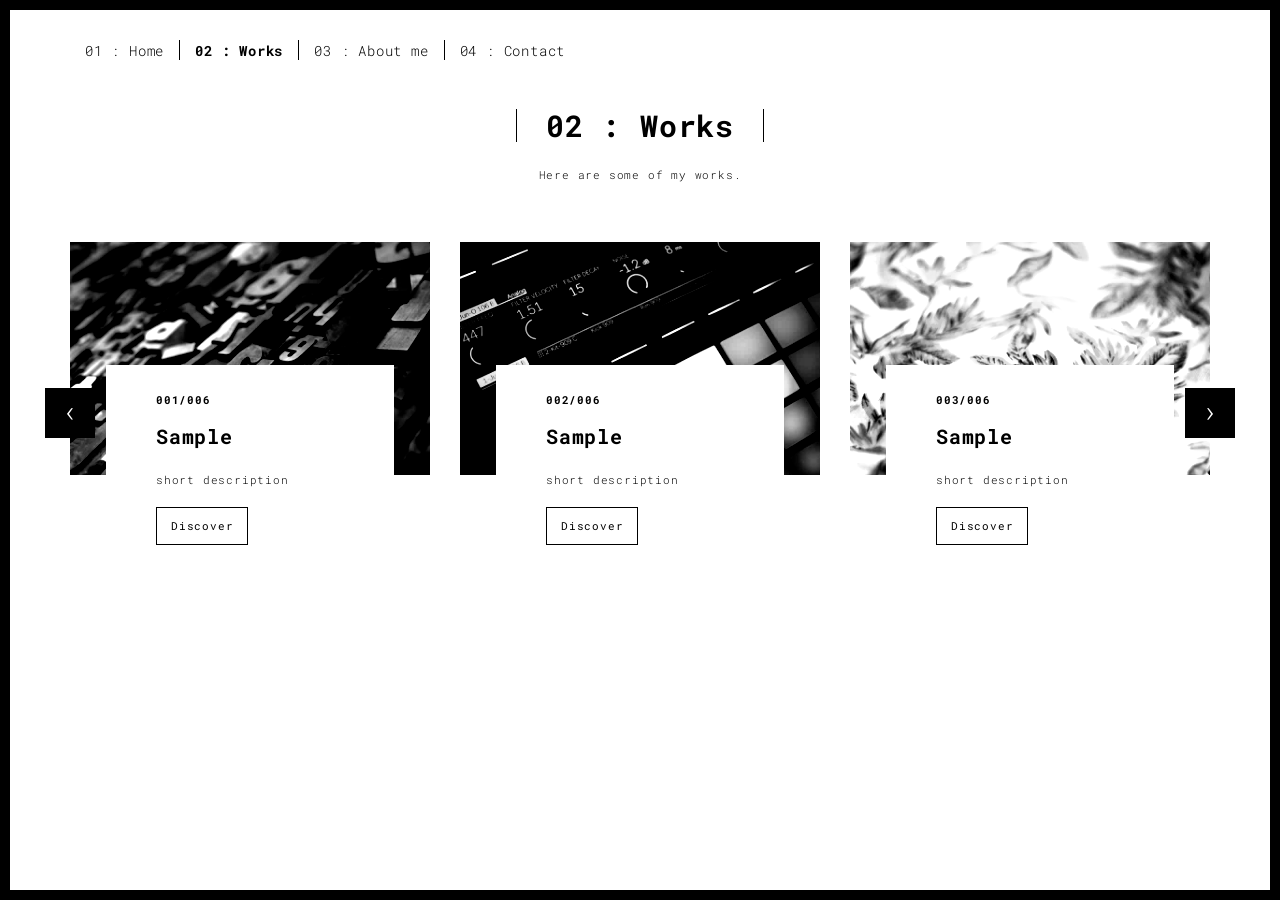
<file: works.html>
<!DOCTYPE html>
<html lang="en">

<head>
  <meta charset="UTF-8">
  <meta content="IE=edge" http-equiv="X-UA-Compatible">
  <meta content="width=device-width,initial-scale=1" name="viewport">
  <meta content="description" name="description">
  <meta name="google" content="notranslate" />
  <meta content="Mashup templates have been developped by Orson.io team" name="author">

  <!-- Disable tap highlight on IE -->
  <meta name="msapplication-tap-highlight" content="no">
  
  <link rel="apple-touch-icon" sizes="180x180" href="./assets/apple-icon-180x180.png">
  <link href="./assets/favicon.ico" rel="icon">

  <title>Title page</title>  

<link href="./main.3f6952e4.css" rel="stylesheet"></head>

<body class="">
<div id="site-border-left"></div>
<div id="site-border-right"></div>
<div id="site-border-top"></div>
<div id="site-border-bottom"></div>
 <!-- Add your content of header -->
<header>
  <nav class="navbar  navbar-fixed-top navbar-default">
    <div class="container">
        <button type="button" class="navbar-toggle collapsed" data-toggle="collapse" data-target="#navbar-collapse" aria-expanded="false">
          <span class="sr-only">Toggle navigation</span>
          <span class="icon-bar"></span>
          <span class="icon-bar"></span>
          <span class="icon-bar"></span>
        </button>

      <div class="collapse navbar-collapse" id="navbar-collapse">
        <ul class="nav navbar-nav ">
          <li><a href="./index.html" title="">01 : Home</a></li>
          <li><a href="./works.html" title="">02 : Works</a></li>
          <li><a href="./about.html" title="">03 : About me</a></li>
          <li><a href="./contact.html" title="">04 : Contact</a></li>
        </ul>


      </div> 
    </div>
  </nav>
</header>

<div class="section-container">
  <div class="container">
    <div class="row">
      
      <div class="col-sm-8 col-sm-offset-2 section-container-spacer">
        <div class="text-center">
          <h1 class="h2">02 : Works</h1>
          <p>Here are some of my works.</p>
        </div>
      </div>

      <div class="col-md-12">
     
      <div id="myCarousel" class="carousel slide projects-carousel">
        <!-- Carousel items -->
        <div class="carousel-inner">
            <div class="item active">
                <div class="row">
                    <div class="col-sm-4">

                      <a href="./work.html" title="" class="black-image-project-hover">
                        <img src="./assets/images/work01-hover.jpg" alt="" class="img-responsive">
                      </a>
                      <div class="card-container card-container-lg">
                        <h4>001/006</h4>
                        <h3>Sample</h3>
                        <p>short description</p>
                        <a href="./work.html" title="" class="btn btn-default">Discover</a>
                      </div>
                    </div>
                    <div class="col-sm-4">
                      <a href="./work.html" title="" class="black-image-project-hover">
                        <img src="./assets/images/work02-hover.jpg" alt="" class="img-responsive">
                      </a>
                      <div class="card-container card-container-lg">
                        <h4>002/006</h4>
                        <h3>Sample</h3>
                        <p>short description</p>
                        <a href="./work.html" title="" class="btn btn-default">Discover</a>
                      </div>
                    </div>
                    <div class="col-sm-4">
                      <a href="./work.html" title="" class="black-image-project-hover">
                        <img src="./assets/images/work03-hover.jpg" alt="" class="img-responsive">
                      </a>
                      <div class="card-container card-container-lg">
                        <h4>003/006</h4>
                        <h3>Sample</h3>
                        <p>short description</p>
                        <a href="./work.html" title="" class="btn btn-default">Discover</a>
                      </div>
                    </div>
                    
                </div>
                <!--/row-->
            </div>
            <!--/item-->
            <div class="item">
                <div class="row">
                  <div class="col-sm-4">
                    <a href="./work.html" class="black-image-project-hover">
                      <img src="./assets/images/work02-hover.jpg" alt="Image" class="img-responsive">
                    </a>
                    <div class="card-container">
                      <h4>004/006</h4>
                      <h3>Sample</h3>
                      <p>short description</p>
                      <a href="./work.html" class="btn btn-default">Discover</a>
                    </div>
                  </div>
                   <div class="col-sm-4">
                      <a href="./work.html" class="black-image-project-hover">
                        <img src="./assets/images/work01-hover.jpg" alt="Image" class="img-responsive">
                      </a>
                      <div class="card-container">
                        <h4>005/006</h4>
                        <h3>Sample</h3>
                        <p>short description</p>
                        <a href="./work.html" class="btn btn-default">Discover</a>
                      </div>
                    </div>
                    
                    <div class="col-sm-4">
                      <a href="./work.html" class="black-image-project-hover">
                        <img src="./assets/images/work03-hover.jpg" alt="Image" class="img-responsive">
                      </a>
                      <div class="card-container">
                        <h4>006/006</h4>
                        <h3>Sample</h3>
                        <p>short description</p>
                        <a href="./work.html" class="btn btn-default">Discover</a>
                      </div>
                    </div>
                    
                </div>
                <!--/row-->
            </div>
            
            <!--/item-->
        </div>
        <!--/carousel-inner--> 
        <a class="left carousel-control" href="#myCarousel" data-slide="prev">‹</a>

        <a class="right carousel-control" href="#myCarousel" data-slide="next">›</a>
     </div>



    <!--/myCarousel-->
    </div>



    </div>
  </div>
</div>


<footer class="footer-container text-center">
  <div class="container">
    <div class="row">
      
    </div>
  </div>
</footer>

<script>
  document.addEventListener("DOMContentLoaded", function (event) {
     navActivePage();
  });
</script>

<!-- Google Analytics: change UA-XXXXX-X to be your site's ID 

<script>
  (function (i, s, o, g, r, a, m) {
    i['GoogleAnalyticsObject'] = r; i[r] = i[r] || function () {
      (i[r].q = i[r].q || []).push(arguments)
    }, i[r].l = 1 * new Date(); a = s.createElement(o),
      m = s.getElementsByTagName(o)[0]; a.async = 1; a.src = g; m.parentNode.insertBefore(a, m)
  })(window, document, 'script', '//www.google-analytics.com/analytics.js', 'ga');
  ga('create', 'UA-XXXXX-X', 'auto');
  ga('send', 'pageview');
</script>

--> <script type="text/javascript" src="./main.70a66962.js"></script></body>

</html>
</file>
<file: styles.css>
/* ============ Tokens ============ */
:root {
  --bg: #05060f;
  --bg-2: #0a0c1c;
  --surface: rgba(16, 20, 44, 0.55);
  --line: rgba(140, 160, 255, 0.16);
  --text: #e8ebff;
  --muted: #98a0c8;
  --cyan: #5ee7ff;
  --violet: #b18cff;
  --amber: #ffd37a;
  --grad: linear-gradient(120deg, var(--cyan), var(--violet));
  --serif: 'Cormorant Garamond', 'Times New Roman', serif;
  --sans: 'Inter', system-ui, sans-serif;
  --mono: 'JetBrains Mono', ui-monospace, monospace;
  --radius: 16px;
  --ease: cubic-bezier(.22, .8, .24, 1);
}

*, *::before, *::after { box-sizing: border-box; margin: 0; padding: 0; }
html { scroll-behavior: smooth; scroll-padding-top: 72px; }
body {
  background: radial-gradient(1200px 700px at 80% -10%, #14123a 0%, transparent 60%),
              radial-gradient(900px 600px at -10% 40%, #07213a 0%, transparent 55%),
              var(--bg);
  background-attachment: fixed;
  color: var(--text);
  font-family: var(--sans);
  line-height: 1.7;
  -webkit-font-smoothing: antialiased;
  overflow-x: hidden;
}
a { color: inherit; text-decoration: none; }
img { max-width: 100%; display: block; }
::selection { background: rgba(94, 231, 255, .3); }

#field { position: fixed; inset: 0; width: 100%; height: 100%; z-index: 0; pointer-events: none; }
.nav, main, .hero, .footer { position: relative; z-index: 1; }

/* ============ Nav ============ */
.nav { position: fixed; top: 0; left: 0; right: 0; z-index: 50; transition: background .3s, border-color .3s; border-bottom: 1px solid transparent; }
.nav.scrolled { background: rgba(5, 6, 15, .72); backdrop-filter: blur(14px); border-color: var(--line); }
.nav-inner { max-width: 1120px; margin: 0 auto; padding: 14px 24px; display: flex; align-items: center; justify-content: space-between; }
.nav-logo { font-family: var(--mono); font-weight: 500; font-size: 1.05rem; color: var(--cyan); letter-spacing: .02em; }
.nav-links { list-style: none; display: flex; gap: 6px; align-items: center; }
.nav-links a { font-family: var(--mono); font-size: .82rem; color: var(--muted); padding: 8px 12px; border-radius: 8px; transition: color .2s, background .2s; }
.nav-links a:hover, .nav-links a.active { color: var(--text); background: rgba(140, 160, 255, .1); }
.nav-toggle { display: none; background: none; border: 0; cursor: pointer; width: 40px; height: 40px; flex-direction: column; gap: 5px; align-items: center; justify-content: center; }
.nav-toggle span { width: 22px; height: 2px; background: var(--text); transition: transform .3s, opacity .3s; }
.nav-toggle[aria-expanded="true"] span:nth-child(1) { transform: translateY(7px) rotate(45deg); }
.nav-toggle[aria-expanded="true"] span:nth-child(2) { opacity: 0; }
.nav-toggle[aria-expanded="true"] span:nth-child(3) { transform: translateY(-7px) rotate(-45deg); }

/* ============ Hero ============ */
.hero { min-height: 100vh; display: flex; align-items: center; padding: 110px 24px 70px; }
.hero-inner { max-width: 1120px; margin: 0 auto; width: 100%; display: grid; grid-template-columns: 1.1fr .9fr; gap: 40px; align-items: center; }
.status-pill { display: inline-flex; align-items: center; gap: 10px; font-family: var(--mono); font-size: .76rem; color: var(--muted); padding: 7px 14px; border: 1px solid var(--line); border-radius: 999px; background: var(--surface); }
.status-dot { width: 8px; height: 8px; border-radius: 50%; background: #5dffb0; box-shadow: 0 0 0 0 rgba(93, 255, 176, .6); animation: pulse 2.2s infinite; }
@keyframes pulse { 70% { box-shadow: 0 0 0 9px rgba(93, 255, 176, 0); } 100% { box-shadow: 0 0 0 0 rgba(93, 255, 176, 0); } }
.ket-line { font-family: var(--mono); color: var(--violet); font-size: .95rem; margin: 30px 0 6px; }
.hero-title { font-family: var(--serif); font-weight: 500; font-size: clamp(3.4rem, 8vw, 6.2rem); line-height: 1; letter-spacing: -.01em; }
.hero-title em { font-style: italic; background: var(--grad); -webkit-background-clip: text; background-clip: text; color: transparent; }
.hero-subtitle { color: var(--muted); font-size: 1.1rem; max-width: 520px; margin-top: 22px; }
.hero-actions { display: flex; gap: 12px; flex-wrap: wrap; margin-top: 32px; }
.euler { font-family: var(--serif); font-style: italic; font-size: 1.6rem; color: var(--amber); margin-top: 40px; opacity: .85; }
.euler sup { font-size: .65em; }

.btn { font-family: var(--mono); font-size: .86rem; padding: 12px 22px; border-radius: 10px; transition: transform .25s var(--ease), box-shadow .25s, background .25s; display: inline-block; }
.btn:hover { transform: translateY(-2px); }
.btn-primary { background: var(--grad); color: var(--bg); font-weight: 500; box-shadow: 0 8px 30px -8px rgba(94, 231, 255, .5); }
.btn-ghost { border: 1px solid var(--line); background: var(--surface); }
.btn-ghost:hover { border-color: var(--cyan); }

.bloch-wrap { text-align: center; }
#bloch { width: 100%; max-width: 440px; aspect-ratio: 1; cursor: grab; touch-action: none; }
#bloch:active { cursor: grabbing; }
.bloch-caption { font-family: var(--serif); font-style: italic; font-size: 1.25rem; color: var(--cyan); margin-top: 4px; min-height: 1.8em; }
.bloch-caption sup { font-size: .65em; }
.bloch-hint { font-family: var(--mono); font-size: .72rem; color: var(--muted); opacity: .7; }

.scroll-cue { position: absolute; bottom: 24px; left: 50%; transform: translateX(-50%); width: 24px; height: 40px; border: 1.5px solid var(--muted); border-radius: 14px; opacity: .6; }
.scroll-cue span { position: absolute; left: 50%; top: 8px; width: 3px; height: 8px; margin-left: -1.5px; background: var(--cyan); border-radius: 2px; animation: cue 1.8s infinite; }
@keyframes cue { 0% { opacity: 0; transform: translateY(0); } 40% { opacity: 1; } 100% { opacity: 0; transform: translateY(14px); } }

/* ============ Sections ============ */
.section { padding: 100px 24px; }
.section-inner { max-width: 1120px; margin: 0 auto; }
.section-kicker { font-family: var(--mono); font-size: .85rem; color: var(--violet); }
.section-title { text-transform: uppercase; letter-spacing: .06em; font-family: var(--serif); font-weight: 500; font-size: clamp(2.2rem, 5vw, 3.4rem); line-height: 1.1; margin: 6px 0 36px; }
.section-lede { color: var(--muted); max-width: 640px; margin: -18px 0 36px; }
.inline-link { color: var(--cyan); border-bottom: 1px solid rgba(94, 231, 255, .35); transition: border-color .2s; }
.inline-link:hover { border-color: var(--cyan); }

.divider { max-width: 1120px; margin: 0 auto; padding: 0 24px; display: flex; align-items: center; gap: 18px; color: var(--muted); font-family: var(--serif); font-style: italic; font-size: 1.7rem; }
.divider::before, .divider::after { content: ""; flex: 1; height: 1px; background: linear-gradient(90deg, transparent, var(--line), transparent); }

.reveal { opacity: 0; transform: translateY(26px); transition: opacity .9s var(--ease), transform .9s var(--ease); }
.reveal.in-view { opacity: 1; transform: none; }

/* ============ About ============ */
.about-grid { display: grid; grid-template-columns: 300px 1fr; gap: 56px; align-items: start; }
.about-photo-wrap { position: relative; width: 100%; max-width: 300px; }
.about-photo { position: relative; z-index: 1; border-radius: var(--radius); overflow: hidden; aspect-ratio: 4/5; background: var(--bg-2); }
.about-photo img { width: 100%; height: 100%; object-fit: cover; }
.about-photo-frame { position: absolute; inset: 14px -14px -14px 14px; border: 1px solid var(--cyan); border-radius: var(--radius); opacity: .5; transition: transform .4s var(--ease); }
.about-photo-wrap:hover .about-photo-frame { transform: translate(6px, 6px); }
.about-content p { color: var(--muted); margin-bottom: 16px; }
.about-content .about-lede { font-family: var(--serif); font-size: 1.55rem; line-height: 1.45; color: var(--text); }
.about-content strong { color: var(--cyan); font-weight: 500; }

.education-list { margin-top: 28px; border: 1px solid var(--line); border-radius: var(--radius); background: var(--surface); backdrop-filter: blur(8px); }
.education-item { display: flex; justify-content: space-between; gap: 16px; align-items: center; padding: 16px 20px; }
.education-item + .education-item { border-top: 1px solid var(--line); }
.education-main { display: flex; flex-direction: column; }
.education-school { font-weight: 500; }
.education-degree { color: var(--muted); font-size: .88rem; }
.education-meta { font-family: var(--mono); font-size: .82rem; color: var(--amber); white-space: nowrap; }

/* ============ Skills ============ */
.skills-grid { display: grid; grid-template-columns: repeat(auto-fit, minmax(240px, 1fr)); gap: 18px; }
.skill-group { position: relative; padding: 26px; border: 1px solid var(--line); border-radius: var(--radius); background: var(--surface); backdrop-filter: blur(8px); overflow: hidden; transition: transform .35s var(--ease), border-color .35s; }
.skill-group:hover { transform: translateY(-4px); border-color: rgba(94, 231, 255, .5); }
.skill-group h3 { font-family: var(--mono); font-weight: 500; font-size: .9rem; color: var(--text); margin-bottom: 14px; }
.glyph { position: absolute; top: -8px; right: 12px; font-family: var(--serif); font-style: italic; font-size: 5rem; color: var(--violet); opacity: .16; line-height: 1; transition: opacity .35s, transform .35s var(--ease); }
.skill-group:hover .glyph { opacity: .35; transform: rotate(-8deg) scale(1.1); }
.tag-row { display: flex; flex-wrap: wrap; gap: 8px; }
.tag { font-family: var(--mono); font-size: .76rem; color: var(--muted); padding: 5px 11px; border: 1px solid var(--line); border-radius: 999px; background: rgba(140, 160, 255, .05); }
.tag-row.small .tag { font-size: .7rem; padding: 3px 9px; }

/* ============ Timeline ============ */
.timeline { position: relative; padding-left: 36px; max-width: 760px; }
.timeline::before { content: ""; position: absolute; left: 7px; top: 8px; bottom: 8px; width: 2px; background: linear-gradient(var(--cyan), var(--violet), transparent); opacity: .6; }
.timeline-item { position: relative; padding-bottom: 36px; }
.timeline-item:last-child { padding-bottom: 0; }
.timeline-node { position: absolute; left: -36px; top: 6px; width: 16px; height: 16px; border-radius: 50%; background: var(--bg); border: 2px solid var(--cyan); box-shadow: 0 0 14px rgba(94, 231, 255, .6); }
.timeline-date { font-family: var(--mono); font-size: .78rem; color: var(--amber); }
.timeline-org { display: block; font-family: var(--mono); font-size: .8rem; color: var(--cyan); margin-bottom: 6px; }
.timeline-content h3 { font-family: var(--serif); font-weight: 600; font-size: 1.5rem; margin: 2px 0 4px; }
.timeline-content p { color: var(--muted); }

/* ============ Projects ============ */
.projects-grid { display: grid; grid-template-columns: repeat(auto-fit, minmax(300px, 1fr)); gap: 22px; }
.project-card { position: relative; display: flex; flex-direction: column; padding: 28px; border: 1px solid var(--line); border-radius: var(--radius); background: var(--surface); backdrop-filter: blur(8px); overflow: hidden; transition: transform .35s var(--ease), border-color .35s, box-shadow .35s; }
.project-card::before { content: ""; position: absolute; inset: 0; background: radial-gradient(400px circle at var(--mx, 50%) var(--my, 0%), rgba(94, 231, 255, .12), transparent 60%); opacity: 0; transition: opacity .3s; pointer-events: none; }
.project-card:hover { transform: translateY(-5px); border-color: rgba(94, 231, 255, .5); box-shadow: 0 20px 50px -20px rgba(94, 231, 255, .3); }
.project-card:hover::before { opacity: 1; }
.project-ket { font-family: var(--mono); font-size: .8rem; color: var(--violet); }
.project-card h3 { font-family: var(--serif); font-weight: 600; font-size: 1.8rem; line-height: 1.15; margin: 6px 0 10px; }
.project-card p { color: var(--muted); font-size: .95rem; margin-bottom: 16px; }
.project-links { margin-top: auto; padding-top: 18px; }
.project-link { font-family: var(--mono); font-size: .84rem; color: var(--cyan); }
.project-link:hover { text-decoration: underline; text-underline-offset: 4px; }
.projects-more { margin-top: 30px; color: var(--muted); font-size: .92rem; }

/* ============ Contact ============ */
.contact-grid { display: grid; grid-template-columns: repeat(auto-fit, minmax(250px, 1fr)); gap: 16px; }
.contact-card { display: flex; flex-direction: column; gap: 4px; padding: 22px 24px; border: 1px solid var(--line); border-radius: var(--radius); background: var(--surface); backdrop-filter: blur(8px); transition: transform .3s var(--ease), border-color .3s; }
a.contact-card:hover { transform: translateY(-3px); border-color: var(--cyan); }
.contact-label { font-family: var(--mono); font-size: .74rem; color: var(--violet); text-transform: uppercase; letter-spacing: .08em; }
.contact-value { overflow-wrap: anywhere; }
.social-row { display: flex; gap: 12px; margin-top: 24px; }
.social-link { font-family: var(--mono); font-size: .84rem; padding: 10px 18px; border: 1px solid var(--line); border-radius: 10px; transition: border-color .2s, color .2s; }
.social-link:hover { border-color: var(--cyan); color: var(--cyan); }

/* ============ Footer ============ */
.footer { border-top: 1px solid var(--line); padding: 28px 24px; }
.footer-inner { max-width: 1120px; margin: 0 auto; display: flex; justify-content: space-between; gap: 16px; flex-wrap: wrap; font-size: .85rem; color: var(--muted); }
.footer-tag { font-family: var(--serif); font-style: italic; font-size: 1rem; }

/* ============ Responsive ============ */
@media (max-width: 900px) {
  .hero-inner { grid-template-columns: 1fr; }
  .bloch-wrap { order: -1; max-width: 340px; margin: 0 auto; }
  .hero { padding-top: 90px; }
  .about-grid { grid-template-columns: 1fr; gap: 40px; }
  .about-photo-wrap { max-width: 240px; }
}
@media (max-width: 720px) {
  .nav-toggle { display: flex; }
  .nav-links { position: absolute; top: 100%; left: 0; right: 0; flex-direction: column; align-items: stretch; gap: 0; padding: 10px 24px 18px; background: rgba(5, 6, 15, .95); backdrop-filter: blur(14px); border-bottom: 1px solid var(--line); display: none; }
  .nav-links.open { display: flex; }
  .nav-links a { display: block; padding: 12px; }
  .section { padding: 72px 20px; }
  .education-item { flex-direction: column; align-items: flex-start; gap: 4px; }
}
@media (prefers-reduced-motion: reduce) {
  html { scroll-behavior: auto; }
  *, *::before, *::after { animation: none !important; transition: none !important; }
  .reveal { opacity: 1; transform: none; }
}

.publication-card { max-width: 760px; }
.publication-card h3 { font-size: 1.9rem; }
.project-group { font-family: var(--mono); font-weight: 500; font-size: .9rem; color: var(--violet); margin: 8px 0 18px; }
.project-group:not(:first-of-type) { margin-top: 48px; }
</file>
<file: main.3f6952e4.css>
@import url(https://fonts.googleapis.com/css?family=Roboto:900|Roboto+Mono:300,400,700);@import url(https://maxcdn.bootstrapcdn.com/font-awesome/4.7.0/css/font-awesome.min.css);/*!
 * Bootstrap v3.3.7 (http://getbootstrap.com)
 * Copyright 2011-2016 Twitter, Inc.
 * Licensed under MIT (https://github.com/twbs/bootstrap/blob/master/LICENSE)
 */
/*! normalize.css v3.0.3 | MIT License | github.com/necolas/normalize.css */html{font-family:sans-serif;-ms-text-size-adjust:100%;-webkit-text-size-adjust:100%}body{margin:0}article,aside,details,figcaption,figure,footer,header,hgroup,main,menu,nav,section,summary{display:block}audio,canvas,progress,video{display:inline-block;vertical-align:baseline}audio:not([controls]){display:none;height:0}[hidden],template{display:none}a{background-color:transparent}a:active,a:hover{outline:0}abbr[title]{border-bottom:1px dotted}b,strong{font-weight:700}dfn{font-style:italic}h1{font-size:2em;margin:.67em 0}mark{background:#ff0;color:#000}small{font-size:80%}sub,sup{font-size:75%;line-height:0;position:relative;vertical-align:baseline}sup{top:-.5em}sub{bottom:-.25em}img{border:0}svg:not(:root){overflow:hidden}figure{margin:1em 40px}hr{box-sizing:content-box;height:0}pre{overflow:auto}code,kbd,pre,samp{font-family:monospace,monospace;font-size:1em}button,input,optgroup,select,textarea{color:inherit;font:inherit;margin:0}button{overflow:visible}button,select{text-transform:none}button,html input[type=button],input[type=reset],input[type=submit]{-webkit-appearance:button;cursor:pointer}button[disabled],html input[disabled]{cursor:default}button::-moz-focus-inner,input::-moz-focus-inner{border:0;padding:0}input{line-height:normal}input[type=checkbox],input[type=radio]{box-sizing:border-box;padding:0}input[type=number]::-webkit-inner-spin-button,input[type=number]::-webkit-outer-spin-button{height:auto}input[type=search]{-webkit-appearance:textfield;box-sizing:content-box}input[type=search]::-webkit-search-cancel-button,input[type=search]::-webkit-search-decoration{-webkit-appearance:none}fieldset{border:1px solid silver;margin:0 2px;padding:.35em .625em .75em}textarea{overflow:auto}optgroup{font-weight:700}table{border-collapse:collapse;border-spacing:0}td,th{padding:0}

/*! Source: https://github.com/h5bp/html5-boilerplate/blob/master/src/css/main.css */@media print{*,:after,:before{background:transparent!important;color:#000!important;box-shadow:none!important;text-shadow:none!important}a,a:visited{text-decoration:underline}a[href]:after{content:" (" attr(href) ")"}abbr[title]:after{content:" (" attr(title) ")"}a[href^="#"]:after,a[href^="javascript:"]:after{content:""}blockquote,pre{border:1px solid #999;page-break-inside:avoid}thead{display:table-header-group}img,tr{page-break-inside:avoid}img{max-width:100%!important}h2,h3,p{orphans:3;widows:3}h2,h3{page-break-after:avoid}.navbar{display:none}.btn>.caret,.dropup>.btn>.caret{border-top-color:#000!important}.label{border:1px solid #000}.table{border-collapse:collapse!important}.table td,.table th{background-color:#fff!important}.table-bordered td,.table-bordered th{border:1px solid #ddd!important}}*,:after,:before{-webkit-box-sizing:border-box;-moz-box-sizing:border-box;box-sizing:border-box}html{font-size:10px;-webkit-tap-highlight-color:transparent}body{font-family:Roboto Mono,Helvetica,Arial,sans-serif;font-size:11px;line-height:1.78;color:#000;background-color:#fff}button,input,select,textarea{font-family:inherit;font-size:inherit;line-height:inherit}a{color:#001aff;text-decoration:none}a:focus,a:hover{color:#0012b3;text-decoration:underline}a:focus{outline:5px auto -webkit-focus-ring-color;outline-offset:-2px}figure{margin:0}img{vertical-align:middle}.img-responsive{display:block;max-width:100%;height:auto}.img-rounded{border-radius:0}.img-thumbnail{padding:4px;line-height:1.78;background-color:#fff;border:1px solid #ddd;border-radius:0;-webkit-transition:all .2s ease-in-out;-o-transition:all .2s ease-in-out;transition:all .2s ease-in-out;display:inline-block;max-width:100%;height:auto}.img-circle{border-radius:50%}hr{margin-top:19px;margin-bottom:19px;border:0;border-top:1px solid #eee}.sr-only{position:absolute;width:1px;height:1px;margin:-1px;padding:0;overflow:hidden;clip:rect(0,0,0,0);border:0}.sr-only-focusable:active,.sr-only-focusable:focus{position:static;width:auto;height:auto;margin:0;overflow:visible;clip:auto}[role=button]{cursor:pointer}.h1,.h2,.h3,.h4,.h5,.h6,h1,h2,h3,h4,h5,h6{font-family:Roboto Mono,Helvetica,Arial,sans-serif;font-weight:700;line-height:1.1;color:#000}.h1 .small,.h1 small,.h2 .small,.h2 small,.h3 .small,.h3 small,.h4 .small,.h4 small,.h5 .small,.h5 small,.h6 .small,.h6 small,h1 .small,h1 small,h2 .small,h2 small,h3 .small,h3 small,h4 .small,h4 small,h5 .small,h5 small,h6 .small,h6 small{font-weight:400;line-height:1;color:#777}.h1,.h2,.h3,h1,h2,h3{margin-top:19px;margin-bottom:9.5px}.h1 .small,.h1 small,.h2 .small,.h2 small,.h3 .small,.h3 small,h1 .small,h1 small,h2 .small,h2 small,h3 .small,h3 small{font-size:65%}.h4,.h5,.h6,h4,h5,h6{margin-top:9.5px;margin-bottom:9.5px}.h4 .small,.h4 small,.h5 .small,.h5 small,.h6 .small,.h6 small,h4 .small,h4 small,h5 .small,h5 small,h6 .small,h6 small{font-size:75%}.h1,h1{font-size:70px}.h2,h2{font-size:30px}.h3,h3{font-size:20px}.h4,.h5,h4,h5{font-size:11px}.h6,h6{font-size:10px}p{margin:0 0 9.5px}.lead{margin-bottom:19px;font-size:12px;font-weight:300;line-height:1.4}@media (min-width:768px){.lead{font-size:16.5px}}.small,small{font-size:90%}.mark,mark{background-color:#fcf8e3;padding:.2em}.text-left{text-align:left}.text-right{text-align:right}.text-center{text-align:center}.text-justify{text-align:justify}.text-nowrap{white-space:nowrap}.text-lowercase{text-transform:lowercase}.initialism,.text-uppercase{text-transform:uppercase}.text-capitalize{text-transform:capitalize}.text-muted{color:#777}.text-primary{color:#001aff}a.text-primary:focus,a.text-primary:hover{color:#0015cc}.text-success{color:#fff}a.text-success:focus,a.text-success:hover{color:#e6e6e6}.text-info{color:#31708f}a.text-info:focus,a.text-info:hover{color:#245269}.text-warning{color:#8a6d3b}a.text-warning:focus,a.text-warning:hover{color:#66512c}.text-danger{color:#fff}a.text-danger:focus,a.text-danger:hover{color:#e6e6e6}.bg-primary{color:#fff;background-color:#001aff}a.bg-primary:focus,a.bg-primary:hover{background-color:#0015cc}.bg-success,a.bg-success:focus,a.bg-success:hover{background-color:#000}.bg-info{background-color:#d9edf7}a.bg-info:focus,a.bg-info:hover{background-color:#afd9ee}.bg-warning{background-color:#fcf8e3}a.bg-warning:focus,a.bg-warning:hover{background-color:#f7ecb5}.bg-danger{background-color:red}a.bg-danger:focus,a.bg-danger:hover{background-color:#c00}.page-header{padding-bottom:8.5px;margin:38px 0 19px;border-bottom:1px solid #eee}ol,ul{margin-top:0;margin-bottom:9.5px}ol ol,ol ul,ul ol,ul ul{margin-bottom:0}.list-inline,.list-unstyled{padding-left:0;list-style:none}.list-inline{margin-left:-5px}.list-inline>li{display:inline-block;padding-left:5px;padding-right:5px}dl{margin-top:0;margin-bottom:19px}dd,dt{line-height:1.78}dt{font-weight:700}dd{margin-left:0}.dl-horizontal dd:after,.dl-horizontal dd:before{content:" ";display:table}.dl-horizontal dd:after{clear:both}@media (min-width:768px){.dl-horizontal dt{float:left;width:160px;clear:left;text-align:right;overflow:hidden;text-overflow:ellipsis;white-space:nowrap}.dl-horizontal dd{margin-left:180px}}abbr[data-original-title],abbr[title]{cursor:help;border-bottom:1px dotted #777}.initialism{font-size:90%}blockquote{padding:9.5px 19px;margin:0 0 19px;font-size:13.75px;border-left:5px solid #eee}blockquote ol:last-child,blockquote p:last-child,blockquote ul:last-child{margin-bottom:0}blockquote .small,blockquote footer,blockquote small{display:block;font-size:80%;line-height:1.78;color:#777}blockquote .small:before,blockquote footer:before,blockquote small:before{content:"\2014   \A0"}.blockquote-reverse,blockquote.pull-right{padding-right:15px;padding-left:0;border-right:5px solid #eee;border-left:0;text-align:right}.blockquote-reverse .small:before,.blockquote-reverse footer:before,.blockquote-reverse small:before,blockquote.pull-right .small:before,blockquote.pull-right footer:before,blockquote.pull-right small:before{content:""}.blockquote-reverse .small:after,.blockquote-reverse footer:after,.blockquote-reverse small:after,blockquote.pull-right .small:after,blockquote.pull-right footer:after,blockquote.pull-right small:after{content:"\A0   \2014"}address{margin-bottom:19px;font-style:normal;line-height:1.78}code,kbd,pre,samp{font-family:Menlo,Monaco,Consolas,Courier New,monospace}code{color:#c7254e;background-color:#f9f2f4}code,kbd{padding:2px 4px;font-size:90%;border-radius:0}kbd{color:#fff;background-color:#333;box-shadow:inset 0 -1px 0 rgba(0,0,0,.25)}kbd kbd{padding:0;font-size:100%;font-weight:700;box-shadow:none}pre{display:block;padding:9px;margin:0 0 9.5px;font-size:10px;line-height:1.78;word-break:break-all;word-wrap:break-word;color:#333;background-color:#f5f5f5;border:1px solid #ccc;border-radius:0}pre code{padding:0;font-size:inherit;color:inherit;white-space:pre-wrap;background-color:transparent;border-radius:0}.pre-scrollable{max-height:340px;overflow-y:scroll}.container{margin-right:auto;margin-left:auto;padding-left:15px;padding-right:15px}.container:after,.container:before{content:" ";display:table}.container:after{clear:both}@media (min-width:768px){.container{width:750px}}@media (min-width:992px){.container{width:970px}}@media (min-width:1200px){.container{width:1170px}}.container-fluid{margin-right:auto;margin-left:auto;padding-left:15px;padding-right:15px}.container-fluid:after,.container-fluid:before{content:" ";display:table}.container-fluid:after{clear:both}.row{margin-left:-15px;margin-right:-15px}.row:after,.row:before{content:" ";display:table}.row:after{clear:both}.col-lg-1,.col-lg-2,.col-lg-3,.col-lg-4,.col-lg-5,.col-lg-6,.col-lg-7,.col-lg-8,.col-lg-9,.col-lg-10,.col-lg-11,.col-lg-12,.col-md-1,.col-md-2,.col-md-3,.col-md-4,.col-md-5,.col-md-6,.col-md-7,.col-md-8,.col-md-9,.col-md-10,.col-md-11,.col-md-12,.col-sm-1,.col-sm-2,.col-sm-3,.col-sm-4,.col-sm-5,.col-sm-6,.col-sm-7,.col-sm-8,.col-sm-9,.col-sm-10,.col-sm-11,.col-sm-12,.col-xs-1,.col-xs-2,.col-xs-3,.col-xs-4,.col-xs-5,.col-xs-6,.col-xs-7,.col-xs-8,.col-xs-9,.col-xs-10,.col-xs-11,.col-xs-12{position:relative;min-height:1px;padding-left:15px;padding-right:15px}.col-xs-1,.col-xs-2,.col-xs-3,.col-xs-4,.col-xs-5,.col-xs-6,.col-xs-7,.col-xs-8,.col-xs-9,.col-xs-10,.col-xs-11,.col-xs-12{float:left}.col-xs-1{width:8.33333%}.col-xs-2{width:16.66667%}.col-xs-3{width:25%}.col-xs-4{width:33.33333%}.col-xs-5{width:41.66667%}.col-xs-6{width:50%}.col-xs-7{width:58.33333%}.col-xs-8{width:66.66667%}.col-xs-9{width:75%}.col-xs-10{width:83.33333%}.col-xs-11{width:91.66667%}.col-xs-12{width:100%}.col-xs-pull-0{right:auto}.col-xs-pull-1{right:8.33333%}.col-xs-pull-2{right:16.66667%}.col-xs-pull-3{right:25%}.col-xs-pull-4{right:33.33333%}.col-xs-pull-5{right:41.66667%}.col-xs-pull-6{right:50%}.col-xs-pull-7{right:58.33333%}.col-xs-pull-8{right:66.66667%}.col-xs-pull-9{right:75%}.col-xs-pull-10{right:83.33333%}.col-xs-pull-11{right:91.66667%}.col-xs-pull-12{right:100%}.col-xs-push-0{left:auto}.col-xs-push-1{left:8.33333%}.col-xs-push-2{left:16.66667%}.col-xs-push-3{left:25%}.col-xs-push-4{left:33.33333%}.col-xs-push-5{left:41.66667%}.col-xs-push-6{left:50%}.col-xs-push-7{left:58.33333%}.col-xs-push-8{left:66.66667%}.col-xs-push-9{left:75%}.col-xs-push-10{left:83.33333%}.col-xs-push-11{left:91.66667%}.col-xs-push-12{left:100%}.col-xs-offset-0{margin-left:0}.col-xs-offset-1{margin-left:8.33333%}.col-xs-offset-2{margin-left:16.66667%}.col-xs-offset-3{margin-left:25%}.col-xs-offset-4{margin-left:33.33333%}.col-xs-offset-5{margin-left:41.66667%}.col-xs-offset-6{margin-left:50%}.col-xs-offset-7{margin-left:58.33333%}.col-xs-offset-8{margin-left:66.66667%}.col-xs-offset-9{margin-left:75%}.col-xs-offset-10{margin-left:83.33333%}.col-xs-offset-11{margin-left:91.66667%}.col-xs-offset-12{margin-left:100%}@media (min-width:768px){.col-sm-1,.col-sm-2,.col-sm-3,.col-sm-4,.col-sm-5,.col-sm-6,.col-sm-7,.col-sm-8,.col-sm-9,.col-sm-10,.col-sm-11,.col-sm-12{float:left}.col-sm-1{width:8.33333%}.col-sm-2{width:16.66667%}.col-sm-3{width:25%}.col-sm-4{width:33.33333%}.col-sm-5{width:41.66667%}.col-sm-6{width:50%}.col-sm-7{width:58.33333%}.col-sm-8{width:66.66667%}.col-sm-9{width:75%}.col-sm-10{width:83.33333%}.col-sm-11{width:91.66667%}.col-sm-12{width:100%}.col-sm-pull-0{right:auto}.col-sm-pull-1{right:8.33333%}.col-sm-pull-2{right:16.66667%}.col-sm-pull-3{right:25%}.col-sm-pull-4{right:33.33333%}.col-sm-pull-5{right:41.66667%}.col-sm-pull-6{right:50%}.col-sm-pull-7{right:58.33333%}.col-sm-pull-8{right:66.66667%}.col-sm-pull-9{right:75%}.col-sm-pull-10{right:83.33333%}.col-sm-pull-11{right:91.66667%}.col-sm-pull-12{right:100%}.col-sm-push-0{left:auto}.col-sm-push-1{left:8.33333%}.col-sm-push-2{left:16.66667%}.col-sm-push-3{left:25%}.col-sm-push-4{left:33.33333%}.col-sm-push-5{left:41.66667%}.col-sm-push-6{left:50%}.col-sm-push-7{left:58.33333%}.col-sm-push-8{left:66.66667%}.col-sm-push-9{left:75%}.col-sm-push-10{left:83.33333%}.col-sm-push-11{left:91.66667%}.col-sm-push-12{left:100%}.col-sm-offset-0{margin-left:0}.col-sm-offset-1{margin-left:8.33333%}.col-sm-offset-2{margin-left:16.66667%}.col-sm-offset-3{margin-left:25%}.col-sm-offset-4{margin-left:33.33333%}.col-sm-offset-5{margin-left:41.66667%}.col-sm-offset-6{margin-left:50%}.col-sm-offset-7{margin-left:58.33333%}.col-sm-offset-8{margin-left:66.66667%}.col-sm-offset-9{margin-left:75%}.col-sm-offset-10{margin-left:83.33333%}.col-sm-offset-11{margin-left:91.66667%}.col-sm-offset-12{margin-left:100%}}@media (min-width:992px){.col-md-1,.col-md-2,.col-md-3,.col-md-4,.col-md-5,.col-md-6,.col-md-7,.col-md-8,.col-md-9,.col-md-10,.col-md-11,.col-md-12{float:left}.col-md-1{width:8.33333%}.col-md-2{width:16.66667%}.col-md-3{width:25%}.col-md-4{width:33.33333%}.col-md-5{width:41.66667%}.col-md-6{width:50%}.col-md-7{width:58.33333%}.col-md-8{width:66.66667%}.col-md-9{width:75%}.col-md-10{width:83.33333%}.col-md-11{width:91.66667%}.col-md-12{width:100%}.col-md-pull-0{right:auto}.col-md-pull-1{right:8.33333%}.col-md-pull-2{right:16.66667%}.col-md-pull-3{right:25%}.col-md-pull-4{right:33.33333%}.col-md-pull-5{right:41.66667%}.col-md-pull-6{right:50%}.col-md-pull-7{right:58.33333%}.col-md-pull-8{right:66.66667%}.col-md-pull-9{right:75%}.col-md-pull-10{right:83.33333%}.col-md-pull-11{right:91.66667%}.col-md-pull-12{right:100%}.col-md-push-0{left:auto}.col-md-push-1{left:8.33333%}.col-md-push-2{left:16.66667%}.col-md-push-3{left:25%}.col-md-push-4{left:33.33333%}.col-md-push-5{left:41.66667%}.col-md-push-6{left:50%}.col-md-push-7{left:58.33333%}.col-md-push-8{left:66.66667%}.col-md-push-9{left:75%}.col-md-push-10{left:83.33333%}.col-md-push-11{left:91.66667%}.col-md-push-12{left:100%}.col-md-offset-0{margin-left:0}.col-md-offset-1{margin-left:8.33333%}.col-md-offset-2{margin-left:16.66667%}.col-md-offset-3{margin-left:25%}.col-md-offset-4{margin-left:33.33333%}.col-md-offset-5{margin-left:41.66667%}.col-md-offset-6{margin-left:50%}.col-md-offset-7{margin-left:58.33333%}.col-md-offset-8{margin-left:66.66667%}.col-md-offset-9{margin-left:75%}.col-md-offset-10{margin-left:83.33333%}.col-md-offset-11{margin-left:91.66667%}.col-md-offset-12{margin-left:100%}}@media (min-width:1200px){.col-lg-1,.col-lg-2,.col-lg-3,.col-lg-4,.col-lg-5,.col-lg-6,.col-lg-7,.col-lg-8,.col-lg-9,.col-lg-10,.col-lg-11,.col-lg-12{float:left}.col-lg-1{width:8.33333%}.col-lg-2{width:16.66667%}.col-lg-3{width:25%}.col-lg-4{width:33.33333%}.col-lg-5{width:41.66667%}.col-lg-6{width:50%}.col-lg-7{width:58.33333%}.col-lg-8{width:66.66667%}.col-lg-9{width:75%}.col-lg-10{width:83.33333%}.col-lg-11{width:91.66667%}.col-lg-12{width:100%}.col-lg-pull-0{right:auto}.col-lg-pull-1{right:8.33333%}.col-lg-pull-2{right:16.66667%}.col-lg-pull-3{right:25%}.col-lg-pull-4{right:33.33333%}.col-lg-pull-5{right:41.66667%}.col-lg-pull-6{right:50%}.col-lg-pull-7{right:58.33333%}.col-lg-pull-8{right:66.66667%}.col-lg-pull-9{right:75%}.col-lg-pull-10{right:83.33333%}.col-lg-pull-11{right:91.66667%}.col-lg-pull-12{right:100%}.col-lg-push-0{left:auto}.col-lg-push-1{left:8.33333%}.col-lg-push-2{left:16.66667%}.col-lg-push-3{left:25%}.col-lg-push-4{left:33.33333%}.col-lg-push-5{left:41.66667%}.col-lg-push-6{left:50%}.col-lg-push-7{left:58.33333%}.col-lg-push-8{left:66.66667%}.col-lg-push-9{left:75%}.col-lg-push-10{left:83.33333%}.col-lg-push-11{left:91.66667%}.col-lg-push-12{left:100%}.col-lg-offset-0{margin-left:0}.col-lg-offset-1{margin-left:8.33333%}.col-lg-offset-2{margin-left:16.66667%}.col-lg-offset-3{margin-left:25%}.col-lg-offset-4{margin-left:33.33333%}.col-lg-offset-5{margin-left:41.66667%}.col-lg-offset-6{margin-left:50%}.col-lg-offset-7{margin-left:58.33333%}.col-lg-offset-8{margin-left:66.66667%}.col-lg-offset-9{margin-left:75%}.col-lg-offset-10{margin-left:83.33333%}.col-lg-offset-11{margin-left:91.66667%}.col-lg-offset-12{margin-left:100%}}table{background-color:transparent}caption{padding-top:8px;padding-bottom:8px;color:#777}caption,th{text-align:left}.table{width:100%;max-width:100%;margin-bottom:19px}.table>tbody>tr>td,.table>tbody>tr>th,.table>tfoot>tr>td,.table>tfoot>tr>th,.table>thead>tr>td,.table>thead>tr>th{padding:8px;line-height:1.78;vertical-align:top;border-top:1px solid #ddd}.table>thead>tr>th{vertical-align:bottom;border-bottom:2px solid #ddd}.table>caption+thead>tr:first-child>td,.table>caption+thead>tr:first-child>th,.table>colgroup+thead>tr:first-child>td,.table>colgroup+thead>tr:first-child>th,.table>thead:first-child>tr:first-child>td,.table>thead:first-child>tr:first-child>th{border-top:0}.table>tbody+tbody{border-top:2px solid #ddd}.table .table{background-color:#fff}.table-condensed>tbody>tr>td,.table-condensed>tbody>tr>th,.table-condensed>tfoot>tr>td,.table-condensed>tfoot>tr>th,.table-condensed>thead>tr>td,.table-condensed>thead>tr>th{padding:5px}.table-bordered,.table-bordered>tbody>tr>td,.table-bordered>tbody>tr>th,.table-bordered>tfoot>tr>td,.table-bordered>tfoot>tr>th,.table-bordered>thead>tr>td,.table-bordered>thead>tr>th{border:1px solid #ddd}.table-bordered>thead>tr>td,.table-bordered>thead>tr>th{border-bottom-width:2px}.table-striped>tbody>tr:nth-of-type(odd){background-color:#f9f9f9}.table-hover>tbody>tr:hover{background-color:#f5f5f5}table col[class*=col-]{position:static;float:none;display:table-column}table td[class*=col-],table th[class*=col-]{position:static;float:none;display:table-cell}.table>tbody>tr.active>td,.table>tbody>tr.active>th,.table>tbody>tr>td.active,.table>tbody>tr>th.active,.table>tfoot>tr.active>td,.table>tfoot>tr.active>th,.table>tfoot>tr>td.active,.table>tfoot>tr>th.active,.table>thead>tr.active>td,.table>thead>tr.active>th,.table>thead>tr>td.active,.table>thead>tr>th.active{background-color:#f5f5f5}.table-hover>tbody>tr.active:hover>td,.table-hover>tbody>tr.active:hover>th,.table-hover>tbody>tr:hover>.active,.table-hover>tbody>tr>td.active:hover,.table-hover>tbody>tr>th.active:hover{background-color:#e8e8e8}.table-hover>tbody>tr.success:hover>td,.table-hover>tbody>tr.success:hover>th,.table-hover>tbody>tr:hover>.success,.table-hover>tbody>tr>td.success:hover,.table-hover>tbody>tr>th.success:hover,.table>tbody>tr.success>td,.table>tbody>tr.success>th,.table>tbody>tr>td.success,.table>tbody>tr>th.success,.table>tfoot>tr.success>td,.table>tfoot>tr.success>th,.table>tfoot>tr>td.success,.table>tfoot>tr>th.success,.table>thead>tr.success>td,.table>thead>tr.success>th,.table>thead>tr>td.success,.table>thead>tr>th.success{background-color:#000}.table>tbody>tr.info>td,.table>tbody>tr.info>th,.table>tbody>tr>td.info,.table>tbody>tr>th.info,.table>tfoot>tr.info>td,.table>tfoot>tr.info>th,.table>tfoot>tr>td.info,.table>tfoot>tr>th.info,.table>thead>tr.info>td,.table>thead>tr.info>th,.table>thead>tr>td.info,.table>thead>tr>th.info{background-color:#d9edf7}.table-hover>tbody>tr.info:hover>td,.table-hover>tbody>tr.info:hover>th,.table-hover>tbody>tr:hover>.info,.table-hover>tbody>tr>td.info:hover,.table-hover>tbody>tr>th.info:hover{background-color:#c4e3f3}.table>tbody>tr.warning>td,.table>tbody>tr.warning>th,.table>tbody>tr>td.warning,.table>tbody>tr>th.warning,.table>tfoot>tr.warning>td,.table>tfoot>tr.warning>th,.table>tfoot>tr>td.warning,.table>tfoot>tr>th.warning,.table>thead>tr.warning>td,.table>thead>tr.warning>th,.table>thead>tr>td.warning,.table>thead>tr>th.warning{background-color:#fcf8e3}.table-hover>tbody>tr.warning:hover>td,.table-hover>tbody>tr.warning:hover>th,.table-hover>tbody>tr:hover>.warning,.table-hover>tbody>tr>td.warning:hover,.table-hover>tbody>tr>th.warning:hover{background-color:#faf2cc}.table>tbody>tr.danger>td,.table>tbody>tr.danger>th,.table>tbody>tr>td.danger,.table>tbody>tr>th.danger,.table>tfoot>tr.danger>td,.table>tfoot>tr.danger>th,.table>tfoot>tr>td.danger,.table>tfoot>tr>th.danger,.table>thead>tr.danger>td,.table>thead>tr.danger>th,.table>thead>tr>td.danger,.table>thead>tr>th.danger{background-color:red}.table-hover>tbody>tr.danger:hover>td,.table-hover>tbody>tr.danger:hover>th,.table-hover>tbody>tr:hover>.danger,.table-hover>tbody>tr>td.danger:hover,.table-hover>tbody>tr>th.danger:hover{background-color:#e60000}.table-responsive{overflow-x:auto;min-height:.01%}@media screen and (max-width:767px){.table-responsive{width:100%;margin-bottom:14.25px;overflow-y:hidden;-ms-overflow-style:-ms-autohiding-scrollbar;border:1px solid #ddd}.table-responsive>.table{margin-bottom:0}.table-responsive>.table>tbody>tr>td,.table-responsive>.table>tbody>tr>th,.table-responsive>.table>tfoot>tr>td,.table-responsive>.table>tfoot>tr>th,.table-responsive>.table>thead>tr>td,.table-responsive>.table>thead>tr>th{white-space:nowrap}.table-responsive>.table-bordered{border:0}.table-responsive>.table-bordered>tbody>tr>td:first-child,.table-responsive>.table-bordered>tbody>tr>th:first-child,.table-responsive>.table-bordered>tfoot>tr>td:first-child,.table-responsive>.table-bordered>tfoot>tr>th:first-child,.table-responsive>.table-bordered>thead>tr>td:first-child,.table-responsive>.table-bordered>thead>tr>th:first-child{border-left:0}.table-responsive>.table-bordered>tbody>tr>td:last-child,.table-responsive>.table-bordered>tbody>tr>th:last-child,.table-responsive>.table-bordered>tfoot>tr>td:last-child,.table-responsive>.table-bordered>tfoot>tr>th:last-child,.table-responsive>.table-bordered>thead>tr>td:last-child,.table-responsive>.table-bordered>thead>tr>th:last-child{border-right:0}.table-responsive>.table-bordered>tbody>tr:last-child>td,.table-responsive>.table-bordered>tbody>tr:last-child>th,.table-responsive>.table-bordered>tfoot>tr:last-child>td,.table-responsive>.table-bordered>tfoot>tr:last-child>th{border-bottom:0}}fieldset{margin:0;min-width:0}fieldset,legend{padding:0;border:0}legend{display:block;width:100%;margin-bottom:19px;font-size:16.5px;line-height:inherit;color:#333;border-bottom:1px solid #e5e5e5}label{display:inline-block;max-width:100%;margin-bottom:5px;font-weight:700}input[type=search]{-webkit-box-sizing:border-box;-moz-box-sizing:border-box;box-sizing:border-box}input[type=checkbox],input[type=radio]{margin:4px 0 0;margin-top:1px\9;line-height:normal}input[type=file]{display:block}input[type=range]{display:block;width:100%}select[multiple],select[size]{height:auto}input[type=checkbox]:focus,input[type=file]:focus,input[type=radio]:focus{outline:5px auto -webkit-focus-ring-color;outline-offset:-2px}output{padding-top:9px}.form-control,output{display:block;font-size:11px;line-height:1.78;color:#555}.form-control{width:100%;height:40px;padding:8px 14px;background-color:#fff;background-image:none;border:1px solid #000;border-radius:0;-webkit-box-shadow:inset 0 1px 1px rgba(0,0,0,.075);box-shadow:inset 0 1px 1px rgba(0,0,0,.075);-webkit-transition:border-color .15s ease-in-out,box-shadow .15s ease-in-out;-o-transition:border-color ease-in-out .15s,box-shadow ease-in-out .15s;transition:border-color .15s ease-in-out,box-shadow .15s ease-in-out}.form-control:focus{border-color:#66afe9;-webkit-box-shadow:inset 0 1px 1px rgba(0,0,0,.075),0 0 8px rgba(102,175,233,.6);box-shadow:inset 0 1px 1px rgba(0,0,0,.075),0 0 8px rgba(102,175,233,.6)}.form-control::-moz-placeholder{color:#999;opacity:1}.form-control:-ms-input-placeholder{color:#999}.form-control::-webkit-input-placeholder{color:#999}.form-control::-ms-expand{border:0;background-color:transparent}.form-control[disabled],.form-control[readonly],fieldset[disabled] .form-control{background-color:#eee;opacity:1}.form-control[disabled],fieldset[disabled] .form-control{cursor:not-allowed}textarea.form-control{height:auto}input[type=search]{-webkit-appearance:none}@media screen and (-webkit-min-device-pixel-ratio:0){input[type=date].form-control,input[type=datetime-local].form-control,input[type=month].form-control,input[type=time].form-control{line-height:40px}.input-group-sm>.input-group-btn>input[type=date].btn,.input-group-sm>.input-group-btn>input[type=datetime-local].btn,.input-group-sm>.input-group-btn>input[type=month].btn,.input-group-sm>.input-group-btn>input[type=time].btn,.input-group-sm>input[type=date].form-control,.input-group-sm>input[type=date].input-group-addon,.input-group-sm>input[type=datetime-local].form-control,.input-group-sm>input[type=datetime-local].input-group-addon,.input-group-sm>input[type=month].form-control,.input-group-sm>input[type=month].input-group-addon,.input-group-sm>input[type=time].form-control,.input-group-sm>input[type=time].input-group-addon,.input-group-sm input[type=date],.input-group-sm input[type=datetime-local],.input-group-sm input[type=month],.input-group-sm input[type=time],input[type=date].input-sm,input[type=datetime-local].input-sm,input[type=month].input-sm,input[type=time].input-sm{line-height:27px}.input-group-lg>.input-group-btn>input[type=date].btn,.input-group-lg>.input-group-btn>input[type=datetime-local].btn,.input-group-lg>.input-group-btn>input[type=month].btn,.input-group-lg>.input-group-btn>input[type=time].btn,.input-group-lg>input[type=date].form-control,.input-group-lg>input[type=date].input-group-addon,.input-group-lg>input[type=datetime-local].form-control,.input-group-lg>input[type=datetime-local].input-group-addon,.input-group-lg>input[type=month].form-control,.input-group-lg>input[type=month].input-group-addon,.input-group-lg>input[type=time].form-control,.input-group-lg>input[type=time].input-group-addon,.input-group-lg input[type=date],.input-group-lg input[type=datetime-local],.input-group-lg input[type=month],.input-group-lg input[type=time],input[type=date].input-lg,input[type=datetime-local].input-lg,input[type=month].input-lg,input[type=time].input-lg{line-height:41px}}.form-group{margin-bottom:15px}.checkbox,.radio{position:relative;display:block;margin-top:10px;margin-bottom:10px}.checkbox label,.radio label{min-height:19px;padding-left:20px;margin-bottom:0;font-weight:400;cursor:pointer}.checkbox-inline input[type=checkbox],.checkbox input[type=checkbox],.radio-inline input[type=radio],.radio input[type=radio]{position:absolute;margin-left:-20px;margin-top:4px\9}.checkbox+.checkbox,.radio+.radio{margin-top:-5px}.checkbox-inline,.radio-inline{position:relative;display:inline-block;padding-left:20px;margin-bottom:0;vertical-align:middle;font-weight:400;cursor:pointer}.checkbox-inline+.checkbox-inline,.radio-inline+.radio-inline{margin-top:0;margin-left:10px}.checkbox-inline.disabled,.checkbox.disabled label,.radio-inline.disabled,.radio.disabled label,fieldset[disabled] .checkbox-inline,fieldset[disabled] .checkbox label,fieldset[disabled] .radio-inline,fieldset[disabled] .radio label,fieldset[disabled] input[type=checkbox],fieldset[disabled] input[type=radio],input[type=checkbox].disabled,input[type=checkbox][disabled],input[type=radio].disabled,input[type=radio][disabled]{cursor:not-allowed}.form-control-static{padding-top:9px;padding-bottom:9px;margin-bottom:0;min-height:30px}.form-control-static.input-lg,.form-control-static.input-sm,.input-group-lg>.form-control-static.form-control,.input-group-lg>.form-control-static.input-group-addon,.input-group-lg>.input-group-btn>.form-control-static.btn,.input-group-sm>.form-control-static.form-control,.input-group-sm>.form-control-static.input-group-addon,.input-group-sm>.input-group-btn>.form-control-static.btn{padding-left:0;padding-right:0}.input-group-sm>.form-control,.input-group-sm>.input-group-addon,.input-group-sm>.input-group-btn>.btn,.input-sm{height:27px;padding:5px 10px;font-size:10px;line-height:1.5;border-radius:0}.input-group-sm>.input-group-btn>select.btn,.input-group-sm>select.form-control,.input-group-sm>select.input-group-addon,select.input-sm{height:27px;line-height:27px}.input-group-sm>.input-group-btn>select[multiple].btn,.input-group-sm>.input-group-btn>textarea.btn,.input-group-sm>select[multiple].form-control,.input-group-sm>select[multiple].input-group-addon,.input-group-sm>textarea.form-control,.input-group-sm>textarea.input-group-addon,select[multiple].input-sm,textarea.input-sm{height:auto}.form-group-sm .form-control{height:27px;padding:5px 10px;font-size:10px;line-height:1.5;border-radius:0}.form-group-sm select.form-control{height:27px;line-height:27px}.form-group-sm select[multiple].form-control,.form-group-sm textarea.form-control{height:auto}.form-group-sm .form-control-static{height:27px;min-height:29px;padding:6px 10px;font-size:10px;line-height:1.5}.input-group-lg>.form-control,.input-group-lg>.input-group-addon,.input-group-lg>.input-group-btn>.btn,.input-lg{height:41px;padding:10px 16px;font-size:14px;line-height:1.33333;border-radius:0}.input-group-lg>.input-group-btn>select.btn,.input-group-lg>select.form-control,.input-group-lg>select.input-group-addon,select.input-lg{height:41px;line-height:41px}.input-group-lg>.input-group-btn>select[multiple].btn,.input-group-lg>.input-group-btn>textarea.btn,.input-group-lg>select[multiple].form-control,.input-group-lg>select[multiple].input-group-addon,.input-group-lg>textarea.form-control,.input-group-lg>textarea.input-group-addon,select[multiple].input-lg,textarea.input-lg{height:auto}.form-group-lg .form-control{height:41px;padding:10px 16px;font-size:14px;line-height:1.33333;border-radius:0}.form-group-lg select.form-control{height:41px;line-height:41px}.form-group-lg select[multiple].form-control,.form-group-lg textarea.form-control{height:auto}.form-group-lg .form-control-static{height:41px;min-height:33px;padding:11px 16px;font-size:14px;line-height:1.33333}.has-feedback{position:relative}.has-feedback .form-control{padding-right:50px}.form-control-feedback{position:absolute;top:0;right:0;z-index:2;display:block;width:40px;height:40px;line-height:40px;text-align:center;pointer-events:none}.form-group-lg .form-control+.form-control-feedback,.input-group-lg+.form-control-feedback,.input-group-lg>.form-control+.form-control-feedback,.input-group-lg>.input-group-addon+.form-control-feedback,.input-group-lg>.input-group-btn>.btn+.form-control-feedback,.input-lg+.form-control-feedback{width:41px;height:41px;line-height:41px}.form-group-sm .form-control+.form-control-feedback,.input-group-sm+.form-control-feedback,.input-group-sm>.form-control+.form-control-feedback,.input-group-sm>.input-group-addon+.form-control-feedback,.input-group-sm>.input-group-btn>.btn+.form-control-feedback,.input-sm+.form-control-feedback{width:27px;height:27px;line-height:27px}.has-success .checkbox,.has-success .checkbox-inline,.has-success.checkbox-inline label,.has-success.checkbox label,.has-success .control-label,.has-success .help-block,.has-success .radio,.has-success .radio-inline,.has-success.radio-inline label,.has-success.radio label{color:#fff}.has-success .form-control{border-color:#fff;-webkit-box-shadow:inset 0 1px 1px rgba(0,0,0,.075);box-shadow:inset 0 1px 1px rgba(0,0,0,.075)}.has-success .form-control:focus{border-color:#e6e6e6;-webkit-box-shadow:inset 0 1px 1px rgba(0,0,0,.075),0 0 6px #fff;box-shadow:inset 0 1px 1px rgba(0,0,0,.075),0 0 6px #fff}.has-success .input-group-addon{color:#fff;border-color:#fff;background-color:#000}.has-success .form-control-feedback{color:#fff}.has-warning .checkbox,.has-warning .checkbox-inline,.has-warning.checkbox-inline label,.has-warning.checkbox label,.has-warning .control-label,.has-warning .help-block,.has-warning .radio,.has-warning .radio-inline,.has-warning.radio-inline label,.has-warning.radio label{color:#8a6d3b}.has-warning .form-control{border-color:#8a6d3b;-webkit-box-shadow:inset 0 1px 1px rgba(0,0,0,.075);box-shadow:inset 0 1px 1px rgba(0,0,0,.075)}.has-warning .form-control:focus{border-color:#66512c;-webkit-box-shadow:inset 0 1px 1px rgba(0,0,0,.075),0 0 6px #c0a16b;box-shadow:inset 0 1px 1px rgba(0,0,0,.075),0 0 6px #c0a16b}.has-warning .input-group-addon{color:#8a6d3b;border-color:#8a6d3b;background-color:#fcf8e3}.has-warning .form-control-feedback{color:#8a6d3b}.has-error .checkbox,.has-error .checkbox-inline,.has-error.checkbox-inline label,.has-error.checkbox label,.has-error .control-label,.has-error .help-block,.has-error .radio,.has-error .radio-inline,.has-error.radio-inline label,.has-error.radio label{color:#fff}.has-error .form-control{border-color:#fff;-webkit-box-shadow:inset 0 1px 1px rgba(0,0,0,.075);box-shadow:inset 0 1px 1px rgba(0,0,0,.075)}.has-error .form-control:focus{border-color:#e6e6e6;-webkit-box-shadow:inset 0 1px 1px rgba(0,0,0,.075),0 0 6px #fff;box-shadow:inset 0 1px 1px rgba(0,0,0,.075),0 0 6px #fff}.has-error .input-group-addon{color:#fff;border-color:#fff;background-color:red}.has-error .form-control-feedback{color:#fff}.has-feedback label~.form-control-feedback{top:24px}.has-feedback label.sr-only~.form-control-feedback{top:0}.help-block{display:block;margin-top:5px;margin-bottom:10px;color:#404040}@media (min-width:768px){.form-inline .form-group{display:inline-block;margin-bottom:0;vertical-align:middle}.form-inline .form-control{display:inline-block;width:auto;vertical-align:middle}.form-inline .form-control-static{display:inline-block}.form-inline .input-group{display:inline-table;vertical-align:middle}.form-inline .input-group .form-control,.form-inline .input-group .input-group-addon,.form-inline .input-group .input-group-btn{width:auto}.form-inline .input-group>.form-control{width:100%}.form-inline .control-label{margin-bottom:0;vertical-align:middle}.form-inline .checkbox,.form-inline .radio{display:inline-block;margin-top:0;margin-bottom:0;vertical-align:middle}.form-inline .checkbox label,.form-inline .radio label{padding-left:0}.form-inline .checkbox input[type=checkbox],.form-inline .radio input[type=radio]{position:relative;margin-left:0}.form-inline .has-feedback .form-control-feedback{top:0}}.form-horizontal .checkbox,.form-horizontal .checkbox-inline,.form-horizontal .radio,.form-horizontal .radio-inline{margin-top:0;margin-bottom:0;padding-top:9px}.form-horizontal .checkbox,.form-horizontal .radio{min-height:28px}.form-horizontal .form-group{margin-left:-15px;margin-right:-15px}.form-horizontal .form-group:after,.form-horizontal .form-group:before{content:" ";display:table}.form-horizontal .form-group:after{clear:both}@media (min-width:768px){.form-horizontal .control-label{text-align:right;margin-bottom:0;padding-top:9px}}.form-horizontal .has-feedback .form-control-feedback{right:15px}@media (min-width:768px){.form-horizontal .form-group-lg .control-label{padding-top:11px;font-size:14px}}@media (min-width:768px){.form-horizontal .form-group-sm .control-label{padding-top:6px;font-size:10px}}.btn{display:inline-block;margin-bottom:0;font-weight:400;text-align:center;vertical-align:middle;touch-action:manipulation;cursor:pointer;background-image:none;border:1px solid transparent;white-space:nowrap;padding:8px 14px;font-size:11px;line-height:1.78;border-radius:0;-webkit-user-select:none;-moz-user-select:none;-ms-user-select:none;user-select:none}.btn.active.focus,.btn.active:focus,.btn.focus,.btn:active.focus,.btn:active:focus,.btn:focus{outline:5px auto -webkit-focus-ring-color;outline-offset:-2px}.btn.focus,.btn:focus,.btn:hover{color:#000;text-decoration:none}.btn.active,.btn:active{outline:0;background-image:none;-webkit-box-shadow:inset 0 3px 5px rgba(0,0,0,.125);box-shadow:inset 0 3px 5px rgba(0,0,0,.125)}.btn.disabled,.btn[disabled],fieldset[disabled] .btn{cursor:not-allowed;opacity:.65;filter:alpha(opacity=65);-webkit-box-shadow:none;box-shadow:none}a.btn.disabled,fieldset[disabled] a.btn{pointer-events:none}.btn-default,.btn-default.active,.btn-default.active.focus,.btn-default.active:focus,.btn-default.active:hover,.btn-default.focus,.btn-default:active,.btn-default:active.focus,.btn-default:active:focus,.btn-default:active:hover,.btn-default:focus,.btn-default:hover,.open>.btn-default.dropdown-toggle,.open>.btn-default.dropdown-toggle.focus,.open>.btn-default.dropdown-toggle:focus,.open>.btn-default.dropdown-toggle:hover{color:#000;background-color:transparent;border-color:#000}.btn-default.active,.btn-default:active,.open>.btn-default.dropdown-toggle{background-image:none}.btn-default.disabled.focus,.btn-default.disabled:focus,.btn-default.disabled:hover,.btn-default[disabled].focus,.btn-default[disabled]:focus,.btn-default[disabled]:hover,fieldset[disabled] .btn-default.focus,fieldset[disabled] .btn-default:focus,fieldset[disabled] .btn-default:hover{background-color:transparent;border-color:#000}.btn-default .badge{color:transparent;background-color:#000}.btn-primary{color:#001aff;background-color:transparent;border-color:#001aff}.btn-primary.focus,.btn-primary:focus{color:#001aff;background-color:transparent;border-color:#000d80}.btn-primary.active,.btn-primary:active,.btn-primary:hover,.open>.btn-primary.dropdown-toggle{color:#001aff;background-color:transparent;border-color:#0014c2}.btn-primary.active.focus,.btn-primary.active:focus,.btn-primary.active:hover,.btn-primary:active.focus,.btn-primary:active:focus,.btn-primary:active:hover,.open>.btn-primary.dropdown-toggle.focus,.open>.btn-primary.dropdown-toggle:focus,.open>.btn-primary.dropdown-toggle:hover{color:#001aff;background-color:transparent;border-color:#000d80}.btn-primary.active,.btn-primary:active,.open>.btn-primary.dropdown-toggle{background-image:none}.btn-primary.disabled.focus,.btn-primary.disabled:focus,.btn-primary.disabled:hover,.btn-primary[disabled].focus,.btn-primary[disabled]:focus,.btn-primary[disabled]:hover,fieldset[disabled] .btn-primary.focus,fieldset[disabled] .btn-primary:focus,fieldset[disabled] .btn-primary:hover{background-color:transparent;border-color:#001aff}.btn-primary .badge{color:transparent;background-color:#001aff}.btn-success{color:#5cb85c;background-color:transparent;border-color:#5cb85c}.btn-success.focus,.btn-success:focus{color:#5cb85c;background-color:transparent;border-color:#2d672d}.btn-success.active,.btn-success:active,.btn-success:hover,.open>.btn-success.dropdown-toggle{color:#5cb85c;background-color:transparent;border-color:#419641}.btn-success.active.focus,.btn-success.active:focus,.btn-success.active:hover,.btn-success:active.focus,.btn-success:active:focus,.btn-success:active:hover,.open>.btn-success.dropdown-toggle.focus,.open>.btn-success.dropdown-toggle:focus,.open>.btn-success.dropdown-toggle:hover{color:#5cb85c;background-color:transparent;border-color:#2d672d}.btn-success.active,.btn-success:active,.open>.btn-success.dropdown-toggle{background-image:none}.btn-success.disabled.focus,.btn-success.disabled:focus,.btn-success.disabled:hover,.btn-success[disabled].focus,.btn-success[disabled]:focus,.btn-success[disabled]:hover,fieldset[disabled] .btn-success.focus,fieldset[disabled] .btn-success:focus,fieldset[disabled] .btn-success:hover{background-color:transparent;border-color:#5cb85c}.btn-success .badge{color:transparent;background-color:#5cb85c}.btn-info{border-color:#5bc0de}.btn-info,.btn-info.focus,.btn-info:focus{color:#5bc0de;background-color:transparent}.btn-info.focus,.btn-info:focus{border-color:#1f7e9a}.btn-info.active,.btn-info:active,.btn-info:hover,.open>.btn-info.dropdown-toggle{color:#5bc0de;background-color:transparent;border-color:#2aabd2}.btn-info.active.focus,.btn-info.active:focus,.btn-info.active:hover,.btn-info:active.focus,.btn-info:active:focus,.btn-info:active:hover,.open>.btn-info.dropdown-toggle.focus,.open>.btn-info.dropdown-toggle:focus,.open>.btn-info.dropdown-toggle:hover{color:#5bc0de;background-color:transparent;border-color:#1f7e9a}.btn-info.active,.btn-info:active,.open>.btn-info.dropdown-toggle{background-image:none}.btn-info.disabled.focus,.btn-info.disabled:focus,.btn-info.disabled:hover,.btn-info[disabled].focus,.btn-info[disabled]:focus,.btn-info[disabled]:hover,fieldset[disabled] .btn-info.focus,fieldset[disabled] .btn-info:focus,fieldset[disabled] .btn-info:hover{background-color:transparent;border-color:#5bc0de}.btn-info .badge{color:transparent;background-color:#5bc0de}.btn-warning{color:#f0ad4e;background-color:transparent;border-color:#f0ad4e}.btn-warning.focus,.btn-warning:focus{color:#f0ad4e;background-color:transparent;border-color:#b06d0f}.btn-warning.active,.btn-warning:active,.btn-warning:hover,.open>.btn-warning.dropdown-toggle{color:#f0ad4e;background-color:transparent;border-color:#eb9316}.btn-warning.active.focus,.btn-warning.active:focus,.btn-warning.active:hover,.btn-warning:active.focus,.btn-warning:active:focus,.btn-warning:active:hover,.open>.btn-warning.dropdown-toggle.focus,.open>.btn-warning.dropdown-toggle:focus,.open>.btn-warning.dropdown-toggle:hover{color:#f0ad4e;background-color:transparent;border-color:#b06d0f}.btn-warning.active,.btn-warning:active,.open>.btn-warning.dropdown-toggle{background-image:none}.btn-warning.disabled.focus,.btn-warning.disabled:focus,.btn-warning.disabled:hover,.btn-warning[disabled].focus,.btn-warning[disabled]:focus,.btn-warning[disabled]:hover,fieldset[disabled] .btn-warning.focus,fieldset[disabled] .btn-warning:focus,fieldset[disabled] .btn-warning:hover{background-color:transparent;border-color:#f0ad4e}.btn-warning .badge{color:transparent;background-color:#f0ad4e}.btn-danger{color:#d9534f;background-color:transparent;border-color:#d9534f}.btn-danger.focus,.btn-danger:focus{color:#d9534f;background-color:transparent;border-color:#8b211e}.btn-danger.active,.btn-danger:active,.btn-danger:hover,.open>.btn-danger.dropdown-toggle{color:#d9534f;background-color:transparent;border-color:#c12e2a}.btn-danger.active.focus,.btn-danger.active:focus,.btn-danger.active:hover,.btn-danger:active.focus,.btn-danger:active:focus,.btn-danger:active:hover,.open>.btn-danger.dropdown-toggle.focus,.open>.btn-danger.dropdown-toggle:focus,.open>.btn-danger.dropdown-toggle:hover{color:#d9534f;background-color:transparent;border-color:#8b211e}.btn-danger.active,.btn-danger:active,.open>.btn-danger.dropdown-toggle{background-image:none}.btn-danger.disabled.focus,.btn-danger.disabled:focus,.btn-danger.disabled:hover,.btn-danger[disabled].focus,.btn-danger[disabled]:focus,.btn-danger[disabled]:hover,fieldset[disabled] .btn-danger.focus,fieldset[disabled] .btn-danger:focus,fieldset[disabled] .btn-danger:hover{background-color:transparent;border-color:#d9534f}.btn-danger .badge{color:transparent;background-color:#d9534f}.btn-link{color:#001aff;font-weight:400;border-radius:0}.btn-link,.btn-link.active,.btn-link:active,.btn-link[disabled],fieldset[disabled] .btn-link{background-color:transparent;-webkit-box-shadow:none;box-shadow:none}.btn-link,.btn-link:active,.btn-link:focus,.btn-link:hover{border-color:transparent}.btn-link:focus,.btn-link:hover{color:#0012b3;text-decoration:underline;background-color:transparent}.btn-link[disabled]:focus,.btn-link[disabled]:hover,fieldset[disabled] .btn-link:focus,fieldset[disabled] .btn-link:hover{color:#777;text-decoration:none}.btn-group-lg>.btn,.btn-lg{padding:10px 16px;font-size:14px;line-height:1.33333;border-radius:0}.btn-group-sm>.btn,.btn-sm{padding:5px 10px;font-size:10px;line-height:1.5;border-radius:0}.btn-group-xs>.btn,.btn-xs{padding:1px 5px;font-size:10px;line-height:1.5;border-radius:0}.btn-block{display:block;width:100%}.btn-block+.btn-block{margin-top:5px}input[type=button].btn-block,input[type=reset].btn-block,input[type=submit].btn-block{width:100%}.fade{opacity:0;-webkit-transition:opacity .15s linear;-o-transition:opacity .15s linear;transition:opacity .15s linear}.fade.in{opacity:1}.collapse{display:none}.collapse.in{display:block}tr.collapse.in{display:table-row}tbody.collapse.in{display:table-row-group}.collapsing{position:relative;height:0;overflow:hidden;-webkit-transition-property:height,visibility;transition-property:height,visibility;-webkit-transition-duration:.35s;transition-duration:.35s;-webkit-transition-timing-function:ease;transition-timing-function:ease}.caret{display:inline-block;width:0;height:0;margin-left:2px;vertical-align:middle;border-top:4px dashed;border-top:4px solid\9;border-right:4px solid transparent;border-left:4px solid transparent}.dropdown,.dropup{position:relative}.dropdown-toggle:focus{outline:0}.dropdown-menu{position:absolute;top:100%;left:0;z-index:1000;display:none;float:left;min-width:160px;padding:5px 0;margin:2px 0 0;list-style:none;font-size:11px;text-align:left;background-color:#fff;border:1px solid #ccc;border:1px solid rgba(0,0,0,.15);border-radius:0;-webkit-box-shadow:0 6px 12px rgba(0,0,0,.175);box-shadow:0 6px 12px rgba(0,0,0,.175);background-clip:padding-box}.dropdown-menu.pull-right{right:0;left:auto}.dropdown-menu .divider{height:1px;margin:8.5px 0;overflow:hidden;background-color:#e5e5e5}.dropdown-menu>li>a{display:block;padding:3px 20px;clear:both;font-weight:400;line-height:1.78;color:#333;white-space:nowrap}.dropdown-menu>li>a:focus,.dropdown-menu>li>a:hover{text-decoration:none;color:#262626;background-color:#f5f5f5}.dropdown-menu>.active>a,.dropdown-menu>.active>a:focus,.dropdown-menu>.active>a:hover{color:#fff;text-decoration:none;outline:0;background-color:#001aff}.dropdown-menu>.disabled>a,.dropdown-menu>.disabled>a:focus,.dropdown-menu>.disabled>a:hover{color:#777}.dropdown-menu>.disabled>a:focus,.dropdown-menu>.disabled>a:hover{text-decoration:none;background-color:transparent;background-image:none;filter:progid:DXImageTransform.Microsoft.gradient(enabled = false);cursor:not-allowed}.open>.dropdown-menu{display:block}.open>a{outline:0}.dropdown-menu-right{left:auto;right:0}.dropdown-menu-left{left:0;right:auto}.dropdown-header{display:block;padding:3px 20px;font-size:10px;line-height:1.78;color:#777;white-space:nowrap}.dropdown-backdrop{position:fixed;left:0;right:0;bottom:0;top:0;z-index:990}.pull-right>.dropdown-menu{right:0;left:auto}.dropup .caret,.navbar-fixed-bottom .dropdown .caret{border-top:0;border-bottom:4px dashed;border-bottom:4px solid\9;content:""}.dropup .dropdown-menu,.navbar-fixed-bottom .dropdown .dropdown-menu{top:auto;bottom:100%;margin-bottom:2px}@media (min-width:768px){.navbar-right .dropdown-menu{right:0;left:auto}.navbar-right .dropdown-menu-left{left:0;right:auto}}.btn-group,.btn-group-vertical{position:relative;display:inline-block;vertical-align:middle}.btn-group-vertical>.btn,.btn-group>.btn{position:relative;float:left}.btn-group-vertical>.btn.active,.btn-group-vertical>.btn:active,.btn-group-vertical>.btn:focus,.btn-group-vertical>.btn:hover,.btn-group>.btn.active,.btn-group>.btn:active,.btn-group>.btn:focus,.btn-group>.btn:hover{z-index:2}.btn-group .btn+.btn,.btn-group .btn+.btn-group,.btn-group .btn-group+.btn,.btn-group .btn-group+.btn-group{margin-left:-1px}.btn-toolbar{margin-left:-5px}.btn-toolbar:after,.btn-toolbar:before{content:" ";display:table}.btn-toolbar:after{clear:both}.btn-toolbar .btn,.btn-toolbar .btn-group,.btn-toolbar .input-group{float:left}.btn-toolbar>.btn,.btn-toolbar>.btn-group,.btn-toolbar>.input-group{margin-left:5px}.btn-group>.btn:not(:first-child):not(:last-child):not(.dropdown-toggle){border-radius:0}.btn-group>.btn:first-child{margin-left:0}.btn-group>.btn:first-child:not(:last-child):not(.dropdown-toggle){border-bottom-right-radius:0;border-top-right-radius:0}.btn-group>.btn:last-child:not(:first-child),.btn-group>.dropdown-toggle:not(:first-child){border-bottom-left-radius:0;border-top-left-radius:0}.btn-group>.btn-group{float:left}.btn-group>.btn-group:not(:first-child):not(:last-child)>.btn{border-radius:0}.btn-group>.btn-group:first-child:not(:last-child)>.btn:last-child,.btn-group>.btn-group:first-child:not(:last-child)>.dropdown-toggle{border-bottom-right-radius:0;border-top-right-radius:0}.btn-group>.btn-group:last-child:not(:first-child)>.btn:first-child{border-bottom-left-radius:0;border-top-left-radius:0}.btn-group .dropdown-toggle:active,.btn-group.open .dropdown-toggle{outline:0}.btn-group>.btn+.dropdown-toggle{padding-left:8px;padding-right:8px}.btn-group-lg.btn-group>.btn+.dropdown-toggle,.btn-group>.btn-lg+.dropdown-toggle{padding-left:12px;padding-right:12px}.btn-group.open .dropdown-toggle{-webkit-box-shadow:inset 0 3px 5px rgba(0,0,0,.125);box-shadow:inset 0 3px 5px rgba(0,0,0,.125)}.btn-group.open .dropdown-toggle.btn-link{-webkit-box-shadow:none;box-shadow:none}.btn .caret{margin-left:0}.btn-group-lg>.btn .caret,.btn-lg .caret{border-width:5px 5px 0;border-bottom-width:0}.dropup .btn-group-lg>.btn .caret,.dropup .btn-lg .caret{border-width:0 5px 5px}.btn-group-vertical>.btn,.btn-group-vertical>.btn-group,.btn-group-vertical>.btn-group>.btn{display:block;float:none;width:100%;max-width:100%}.btn-group-vertical>.btn-group:after,.btn-group-vertical>.btn-group:before{content:" ";display:table}.btn-group-vertical>.btn-group:after{clear:both}.btn-group-vertical>.btn-group>.btn{float:none}.btn-group-vertical>.btn+.btn,.btn-group-vertical>.btn+.btn-group,.btn-group-vertical>.btn-group+.btn,.btn-group-vertical>.btn-group+.btn-group{margin-top:-1px;margin-left:0}.btn-group-vertical>.btn:not(:first-child):not(:last-child){border-radius:0}.btn-group-vertical>.btn:first-child:not(:last-child),.btn-group-vertical>.btn:last-child:not(:first-child){border-top-right-radius:0;border-top-left-radius:0;border-bottom-right-radius:0;border-bottom-left-radius:0}.btn-group-vertical>.btn-group:not(:first-child):not(:last-child)>.btn{border-radius:0}.btn-group-vertical>.btn-group:first-child:not(:last-child)>.btn:last-child,.btn-group-vertical>.btn-group:first-child:not(:last-child)>.dropdown-toggle{border-bottom-right-radius:0;border-bottom-left-radius:0}.btn-group-vertical>.btn-group:last-child:not(:first-child)>.btn:first-child{border-top-right-radius:0;border-top-left-radius:0}.btn-group-justified{display:table;width:100%;table-layout:fixed;border-collapse:separate}.btn-group-justified>.btn,.btn-group-justified>.btn-group{float:none;display:table-cell;width:1%}.btn-group-justified>.btn-group .btn{width:100%}.btn-group-justified>.btn-group .dropdown-menu{left:auto}[data-toggle=buttons]>.btn-group>.btn input[type=checkbox],[data-toggle=buttons]>.btn-group>.btn input[type=radio],[data-toggle=buttons]>.btn input[type=checkbox],[data-toggle=buttons]>.btn input[type=radio]{position:absolute;clip:rect(0,0,0,0);pointer-events:none}.input-group{position:relative;display:table;border-collapse:separate}.input-group[class*=col-]{float:none;padding-left:0;padding-right:0}.input-group .form-control{position:relative;z-index:2;float:left;width:100%;margin-bottom:0}.input-group .form-control:focus{z-index:3}.input-group-addon,.input-group-btn,.input-group .form-control{display:table-cell}.input-group-addon:not(:first-child):not(:last-child),.input-group-btn:not(:first-child):not(:last-child),.input-group .form-control:not(:first-child):not(:last-child){border-radius:0}.input-group-addon,.input-group-btn{width:1%;white-space:nowrap;vertical-align:middle}.input-group-addon{padding:8px 14px;font-size:11px;font-weight:400;line-height:1;color:#555;text-align:center;background-color:#eee;border:1px solid #000;border-radius:0}.input-group-addon.input-sm,.input-group-sm>.input-group-addon,.input-group-sm>.input-group-btn>.input-group-addon.btn{padding:5px 10px;font-size:10px;border-radius:0}.input-group-addon.input-lg,.input-group-lg>.input-group-addon,.input-group-lg>.input-group-btn>.input-group-addon.btn{padding:10px 16px;font-size:14px;border-radius:0}.input-group-addon input[type=checkbox],.input-group-addon input[type=radio]{margin-top:0}.input-group-addon:first-child,.input-group-btn:first-child>.btn,.input-group-btn:first-child>.btn-group>.btn,.input-group-btn:first-child>.dropdown-toggle,.input-group-btn:last-child>.btn-group:not(:last-child)>.btn,.input-group-btn:last-child>.btn:not(:last-child):not(.dropdown-toggle),.input-group .form-control:first-child{border-bottom-right-radius:0;border-top-right-radius:0}.input-group-addon:first-child{border-right:0}.input-group-addon:last-child,.input-group-btn:first-child>.btn-group:not(:first-child)>.btn,.input-group-btn:first-child>.btn:not(:first-child),.input-group-btn:last-child>.btn,.input-group-btn:last-child>.btn-group>.btn,.input-group-btn:last-child>.dropdown-toggle,.input-group .form-control:last-child{border-bottom-left-radius:0;border-top-left-radius:0}.input-group-addon:last-child{border-left:0}.input-group-btn{font-size:0;white-space:nowrap}.input-group-btn,.input-group-btn>.btn{position:relative}.input-group-btn>.btn+.btn{margin-left:-1px}.input-group-btn>.btn:active,.input-group-btn>.btn:focus,.input-group-btn>.btn:hover{z-index:2}.input-group-btn:first-child>.btn,.input-group-btn:first-child>.btn-group{margin-right:-1px}.input-group-btn:last-child>.btn,.input-group-btn:last-child>.btn-group{z-index:2;margin-left:-1px}.nav{margin-bottom:0;padding-left:0;list-style:none}.nav:after,.nav:before{content:" ";display:table}.nav:after{clear:both}.nav>li,.nav>li>a{position:relative;display:block}.nav>li>a{padding:10px 15px}.nav>li>a:focus,.nav>li>a:hover{text-decoration:none;background-color:transparent}.nav>li.disabled>a{color:#777}.nav>li.disabled>a:focus,.nav>li.disabled>a:hover{color:#777;text-decoration:none;background-color:transparent;cursor:not-allowed}.nav .open>a,.nav .open>a:focus,.nav .open>a:hover{background-color:transparent;border-color:#001aff}.nav .nav-divider{height:1px;margin:8.5px 0;overflow:hidden;background-color:#e5e5e5}.nav>li>a>img{max-width:none}.nav-tabs{border-bottom:1px solid #ddd}.nav-tabs>li{float:left;margin-bottom:-1px}.nav-tabs>li>a{margin-right:2px;line-height:1.78;border:1px solid transparent;border-radius:0 0 0 0}.nav-tabs>li>a:hover{border-color:#eee #eee #ddd}.nav-tabs>li.active>a,.nav-tabs>li.active>a:focus,.nav-tabs>li.active>a:hover{color:#555;background-color:#fff;border:1px solid #ddd;border-bottom-color:transparent;cursor:default}.nav-pills>li{float:left}.nav-pills>li>a{border-radius:0}.nav-pills>li+li{margin-left:2px}.nav-pills>li.active>a,.nav-pills>li.active>a:focus,.nav-pills>li.active>a:hover{color:#fff;background-color:#001aff}.nav-stacked>li{float:none}.nav-stacked>li+li{margin-top:2px;margin-left:0}.nav-justified,.nav-tabs.nav-justified{width:100%}.nav-justified>li,.nav-tabs.nav-justified>li{float:none}.nav-justified>li>a,.nav-tabs.nav-justified>li>a{text-align:center;margin-bottom:5px}.nav-justified>.dropdown .dropdown-menu{top:auto;left:auto}@media (min-width:768px){.nav-justified>li,.nav-tabs.nav-justified>li{display:table-cell;width:1%}.nav-justified>li>a,.nav-tabs.nav-justified>li>a{margin-bottom:0}}.nav-tabs-justified,.nav-tabs.nav-justified{border-bottom:0}.nav-tabs-justified>li>a,.nav-tabs.nav-justified>li>a{margin-right:0;border-radius:0}.nav-tabs-justified>.active>a,.nav-tabs-justified>.active>a:focus,.nav-tabs-justified>.active>a:hover,.nav-tabs.nav-justified>.active>a,.nav-tabs.nav-justified>.active>a:focus,.nav-tabs.nav-justified>.active>a:hover{border:1px solid #ddd}@media (min-width:768px){.nav-tabs-justified>li>a,.nav-tabs.nav-justified>li>a{border-bottom:1px solid #ddd;border-radius:0 0 0 0}.nav-tabs-justified>.active>a,.nav-tabs-justified>.active>a:focus,.nav-tabs-justified>.active>a:hover,.nav-tabs.nav-justified>.active>a,.nav-tabs.nav-justified>.active>a:focus,.nav-tabs.nav-justified>.active>a:hover{border-bottom-color:#fff}}.tab-content>.tab-pane{display:none}.tab-content>.active{display:block}.nav-tabs .dropdown-menu{margin-top:-1px;border-top-right-radius:0;border-top-left-radius:0}.navbar{position:relative;min-height:20px;margin-bottom:19px;border:1px solid transparent}.navbar:after,.navbar:before{content:" ";display:table}.navbar:after{clear:both}@media (min-width:768px){.navbar{border-radius:0}}.navbar-header:after,.navbar-header:before{content:" ";display:table}.navbar-header:after{clear:both}@media (min-width:768px){.navbar-header{float:left}}.navbar-collapse{overflow-x:visible;padding-right:15px;padding-left:15px;border-top:1px solid transparent;box-shadow:inset 0 1px 0 hsla(0,0%,100%,.1);-webkit-overflow-scrolling:touch}.navbar-collapse:after,.navbar-collapse:before{content:" ";display:table}.navbar-collapse:after{clear:both}.navbar-collapse.in{overflow-y:auto}@media (min-width:768px){.navbar-collapse{width:auto;border-top:0;box-shadow:none}.navbar-collapse.collapse{display:block!important;height:auto!important;padding-bottom:0;overflow:visible!important}.navbar-collapse.in{overflow-y:visible}.navbar-fixed-bottom .navbar-collapse,.navbar-fixed-top .navbar-collapse,.navbar-static-top .navbar-collapse{padding-left:0;padding-right:0}}.navbar-fixed-bottom .navbar-collapse,.navbar-fixed-top .navbar-collapse{max-height:340px}@media (max-device-width:480px) and (orientation:landscape){.navbar-fixed-bottom .navbar-collapse,.navbar-fixed-top .navbar-collapse{max-height:200px}}.container-fluid>.navbar-collapse,.container-fluid>.navbar-header,.container>.navbar-collapse,.container>.navbar-header{margin-right:-15px;margin-left:-15px}@media (min-width:768px){.container-fluid>.navbar-collapse,.container-fluid>.navbar-header,.container>.navbar-collapse,.container>.navbar-header{margin-right:0;margin-left:0}}.navbar-static-top{z-index:1000;border-width:0 0 1px}@media (min-width:768px){.navbar-static-top{border-radius:0}}.navbar-fixed-bottom,.navbar-fixed-top{position:fixed;right:0;left:0;z-index:1030}@media (min-width:768px){.navbar-fixed-bottom,.navbar-fixed-top{border-radius:0}}.navbar-fixed-top{top:0;border-width:0 0 1px}.navbar-fixed-bottom{bottom:0;margin-bottom:0;border-width:1px 0 0}.navbar-brand{float:left;padding:.5px 15px;font-size:14px;line-height:19px;height:20px}.navbar-brand:focus,.navbar-brand:hover{text-decoration:none}.navbar-brand>img{display:block}@media (min-width:768px){.navbar>.container-fluid .navbar-brand,.navbar>.container .navbar-brand{margin-left:-15px}}.navbar-toggle{position:relative;float:right;margin-right:15px;padding:9px 10px;margin-top:-7px;margin-bottom:-7px;background-color:transparent;background-image:none;border:1px solid transparent;border-radius:0}.navbar-toggle:focus{outline:0}.navbar-toggle .icon-bar{display:block;width:22px;height:2px;border-radius:1px}.navbar-toggle .icon-bar+.icon-bar{margin-top:4px}@media (min-width:768px){.navbar-toggle{display:none}}.navbar-nav{margin:.25px -15px}.navbar-nav>li>a{padding-top:10px;padding-bottom:10px;line-height:19px}@media (max-width:767px){.navbar-nav .open .dropdown-menu{position:static;float:none;width:auto;margin-top:0;background-color:transparent;border:0;box-shadow:none}.navbar-nav .open .dropdown-menu .dropdown-header,.navbar-nav .open .dropdown-menu>li>a{padding:5px 15px 5px 25px}.navbar-nav .open .dropdown-menu>li>a{line-height:19px}.navbar-nav .open .dropdown-menu>li>a:focus,.navbar-nav .open .dropdown-menu>li>a:hover{background-image:none}}@media (min-width:768px){.navbar-nav{float:left;margin:0}.navbar-nav>li{float:left}.navbar-nav>li>a{padding-top:.5px;padding-bottom:.5px}}.navbar-form{margin:-10px -15px;padding:10px 15px;border-top:1px solid transparent;border-bottom:1px solid transparent;-webkit-box-shadow:inset 0 1px 0 hsla(0,0%,100%,.1),0 1px 0 hsla(0,0%,100%,.1);box-shadow:inset 0 1px 0 hsla(0,0%,100%,.1),0 1px 0 hsla(0,0%,100%,.1)}@media (min-width:768px){.navbar-form .form-group{display:inline-block;margin-bottom:0;vertical-align:middle}.navbar-form .form-control{display:inline-block;width:auto;vertical-align:middle}.navbar-form .form-control-static{display:inline-block}.navbar-form .input-group{display:inline-table;vertical-align:middle}.navbar-form .input-group .form-control,.navbar-form .input-group .input-group-addon,.navbar-form .input-group .input-group-btn{width:auto}.navbar-form .input-group>.form-control{width:100%}.navbar-form .control-label{margin-bottom:0;vertical-align:middle}.navbar-form .checkbox,.navbar-form .radio{display:inline-block;margin-top:0;margin-bottom:0;vertical-align:middle}.navbar-form .checkbox label,.navbar-form .radio label{padding-left:0}.navbar-form .checkbox input[type=checkbox],.navbar-form .radio input[type=radio]{position:relative;margin-left:0}.navbar-form .has-feedback .form-control-feedback{top:0}}@media (max-width:767px){.navbar-form .form-group{margin-bottom:5px}.navbar-form .form-group:last-child{margin-bottom:0}}@media (min-width:768px){.navbar-form{width:auto;border:0;margin-left:0;margin-right:0;padding-top:0;padding-bottom:0;-webkit-box-shadow:none;box-shadow:none}}.navbar-nav>li>.dropdown-menu{margin-top:0;border-top-right-radius:0;border-top-left-radius:0}.navbar-fixed-bottom .navbar-nav>li>.dropdown-menu{margin-bottom:0;border-top-right-radius:0;border-top-left-radius:0;border-bottom-right-radius:0;border-bottom-left-radius:0}.navbar-btn{margin-top:-10px;margin-bottom:-10px}.btn-group-sm>.navbar-btn.btn,.navbar-btn.btn-sm{margin-top:-3.5px;margin-bottom:-3.5px}.btn-group-xs>.navbar-btn.btn,.navbar-btn.btn-xs{margin-top:-1px;margin-bottom:-1px}.navbar-text{margin-top:.5px;margin-bottom:.5px}@media (min-width:768px){.navbar-text{float:left;margin-left:15px;margin-right:15px}}@media (min-width:768px){.navbar-left{float:left!important}.navbar-right{float:right!important;margin-right:-15px}.navbar-right~.navbar-right{margin-right:0}}.navbar-default{background-color:#fff;border-color:transparent}.navbar-default .navbar-brand{color:#000}.navbar-default .navbar-brand:focus,.navbar-default .navbar-brand:hover{color:#000;background-color:transparent}.navbar-default .navbar-text{color:#777}.navbar-default .navbar-nav>li>a{color:#000}.navbar-default .navbar-nav>li>a:focus,.navbar-default .navbar-nav>li>a:hover{color:#333;background-color:transparent}.navbar-default .navbar-nav>.active>a,.navbar-default .navbar-nav>.active>a:focus,.navbar-default .navbar-nav>.active>a:hover{color:#555;background-color:transparent}.navbar-default .navbar-nav>.disabled>a,.navbar-default .navbar-nav>.disabled>a:focus,.navbar-default .navbar-nav>.disabled>a:hover{color:#ccc;background-color:transparent}.navbar-default .navbar-toggle{border-color:#ddd}.navbar-default .navbar-toggle:focus,.navbar-default .navbar-toggle:hover{background-color:#ddd}.navbar-default .navbar-toggle .icon-bar{background-color:#888}.navbar-default .navbar-collapse,.navbar-default .navbar-form{border-color:transparent}.navbar-default .navbar-nav>.open>a,.navbar-default .navbar-nav>.open>a:focus,.navbar-default .navbar-nav>.open>a:hover{background-color:transparent;color:#555}@media (max-width:767px){.navbar-default .navbar-nav .open .dropdown-menu>li>a{color:#000}.navbar-default .navbar-nav .open .dropdown-menu>li>a:focus,.navbar-default .navbar-nav .open .dropdown-menu>li>a:hover{color:#333;background-color:transparent}.navbar-default .navbar-nav .open .dropdown-menu>.active>a,.navbar-default .navbar-nav .open .dropdown-menu>.active>a:focus,.navbar-default .navbar-nav .open .dropdown-menu>.active>a:hover{color:#555;background-color:transparent}.navbar-default .navbar-nav .open .dropdown-menu>.disabled>a,.navbar-default .navbar-nav .open .dropdown-menu>.disabled>a:focus,.navbar-default .navbar-nav .open .dropdown-menu>.disabled>a:hover{color:#ccc;background-color:transparent}}.navbar-default .navbar-link{color:#000}.navbar-default .navbar-link:hover{color:#333}.navbar-default .btn-link{color:#000}.navbar-default .btn-link:focus,.navbar-default .btn-link:hover{color:#333}.navbar-default .btn-link[disabled]:focus,.navbar-default .btn-link[disabled]:hover,fieldset[disabled] .navbar-default .btn-link:focus,fieldset[disabled] .navbar-default .btn-link:hover{color:#ccc}.navbar-inverse{background-color:transparent;border-color:transparent}.navbar-inverse .navbar-brand{color:#9d9d9d}.navbar-inverse .navbar-brand:focus,.navbar-inverse .navbar-brand:hover{color:#fff;background-color:transparent}.navbar-inverse .navbar-nav>li>a,.navbar-inverse .navbar-text{color:#9d9d9d}.navbar-inverse .navbar-nav>.active>a,.navbar-inverse .navbar-nav>.active>a:focus,.navbar-inverse .navbar-nav>.active>a:hover,.navbar-inverse .navbar-nav>li>a:focus,.navbar-inverse .navbar-nav>li>a:hover{color:#fff;background-color:transparent}.navbar-inverse .navbar-nav>.disabled>a,.navbar-inverse .navbar-nav>.disabled>a:focus,.navbar-inverse .navbar-nav>.disabled>a:hover{color:#444;background-color:transparent}.navbar-inverse .navbar-toggle{border-color:#333}.navbar-inverse .navbar-toggle:focus,.navbar-inverse .navbar-toggle:hover{background-color:#333}.navbar-inverse .navbar-toggle .icon-bar{background-color:#fff}.navbar-inverse .navbar-collapse,.navbar-inverse .navbar-form{border-color:transparent}.navbar-inverse .navbar-nav>.open>a,.navbar-inverse .navbar-nav>.open>a:focus,.navbar-inverse .navbar-nav>.open>a:hover{background-color:transparent;color:#fff}@media (max-width:767px){.navbar-inverse .navbar-nav .open .dropdown-menu>.dropdown-header{border-color:transparent}.navbar-inverse .navbar-nav .open .dropdown-menu .divider{background-color:transparent}.navbar-inverse .navbar-nav .open .dropdown-menu>li>a{color:#9d9d9d}.navbar-inverse .navbar-nav .open .dropdown-menu>.active>a,.navbar-inverse .navbar-nav .open .dropdown-menu>.active>a:focus,.navbar-inverse .navbar-nav .open .dropdown-menu>.active>a:hover,.navbar-inverse .navbar-nav .open .dropdown-menu>li>a:focus,.navbar-inverse .navbar-nav .open .dropdown-menu>li>a:hover{color:#fff;background-color:transparent}.navbar-inverse .navbar-nav .open .dropdown-menu>.disabled>a,.navbar-inverse .navbar-nav .open .dropdown-menu>.disabled>a:focus,.navbar-inverse .navbar-nav .open .dropdown-menu>.disabled>a:hover{color:#444;background-color:transparent}}.navbar-inverse .navbar-link{color:#9d9d9d}.navbar-inverse .navbar-link:hover{color:#fff}.navbar-inverse .btn-link{color:#9d9d9d}.navbar-inverse .btn-link:focus,.navbar-inverse .btn-link:hover{color:#fff}.navbar-inverse .btn-link[disabled]:focus,.navbar-inverse .btn-link[disabled]:hover,fieldset[disabled] .navbar-inverse .btn-link:focus,fieldset[disabled] .navbar-inverse .btn-link:hover{color:#444}.label{display:inline;padding:.2em .6em .3em;font-size:75%;font-weight:700;line-height:1;color:#fff;text-align:center;white-space:nowrap;vertical-align:baseline;border-radius:.25em}.label:empty{display:none}.btn .label{position:relative;top:-1px}a.label:focus,a.label:hover{color:#fff;text-decoration:none;cursor:pointer}.label-default{background-color:#777}.label-default[href]:focus,.label-default[href]:hover{background-color:#5e5e5e}.label-primary{background-color:#001aff}.label-primary[href]:focus,.label-primary[href]:hover{background-color:#0015cc}.label-success{background-color:#5cb85c}.label-success[href]:focus,.label-success[href]:hover{background-color:#449d44}.label-info{background-color:#5bc0de}.label-info[href]:focus,.label-info[href]:hover{background-color:#31b0d5}.label-warning{background-color:#f0ad4e}.label-warning[href]:focus,.label-warning[href]:hover{background-color:#ec971f}.label-danger{background-color:#d9534f}.label-danger[href]:focus,.label-danger[href]:hover{background-color:#c9302c}.badge{display:inline-block;min-width:10px;padding:3px 7px;font-size:10px;font-weight:700;color:#fff;line-height:1;vertical-align:middle;white-space:nowrap;text-align:center;background-color:#777;border-radius:10px}.badge:empty{display:none}.btn .badge{position:relative;top:-1px}.btn-group-xs>.btn .badge,.btn-xs .badge{top:0;padding:1px 5px}.list-group-item.active>.badge,.nav-pills>.active>a>.badge{color:#001aff;background-color:#fff}.list-group-item>.badge{float:right}.list-group-item>.badge+.badge{margin-right:5px}.nav-pills>li>a>.badge{margin-left:3px}a.badge:focus,a.badge:hover{color:#fff;text-decoration:none;cursor:pointer}.alert{padding:15px;margin-bottom:19px;border:1px solid transparent;border-radius:0}.alert h4{margin-top:0;color:inherit}.alert .alert-link{font-weight:700}.alert>p,.alert>ul{margin-bottom:0}.alert>p+p{margin-top:5px}.alert-dismissable,.alert-dismissible{padding-right:35px}.alert-dismissable .close,.alert-dismissible .close{position:relative;top:-2px;right:-21px;color:inherit}.alert-success{background-color:#000;border-color:#000;color:#fff}.alert-success hr{border-top-color:#000}.alert-success .alert-link{color:#e6e6e6}.alert-info{background-color:#d9edf7;border-color:#bce8f1;color:#31708f}.alert-info hr{border-top-color:#a6e1ec}.alert-info .alert-link{color:#245269}.alert-warning{background-color:#fcf8e3;border-color:#faebcc;color:#8a6d3b}.alert-warning hr{border-top-color:#f7e1b5}.alert-warning .alert-link{color:#66512c}.alert-danger{background-color:red;border-color:red;color:#fff}.alert-danger hr{border-top-color:#e60000}.alert-danger .alert-link{color:#e6e6e6}.embed-responsive{position:relative;display:block;height:0;padding:0;overflow:hidden}.embed-responsive .embed-responsive-item,.embed-responsive embed,.embed-responsive iframe,.embed-responsive object,.embed-responsive video{position:absolute;top:0;left:0;bottom:0;height:100%;width:100%;border:0}.embed-responsive-16by9{padding-bottom:56.25%}.embed-responsive-4by3{padding-bottom:75%}.close{float:right;font-size:16.5px;font-weight:700;line-height:1;color:#000;text-shadow:0 1px 0 #fff;opacity:.2;filter:alpha(opacity=20)}.close:focus,.close:hover{color:#000;text-decoration:none;cursor:pointer;opacity:.5;filter:alpha(opacity=50)}button.close{padding:0;cursor:pointer;background:transparent;border:0;-webkit-appearance:none}.carousel,.carousel-inner{position:relative}.carousel-inner{overflow:hidden;width:100%}.carousel-inner>.item{display:none;position:relative;-webkit-transition:left .6s ease-in-out;-o-transition:.6s ease-in-out left;transition:left .6s ease-in-out}.carousel-inner>.item>a>img,.carousel-inner>.item>img{display:block;max-width:100%;height:auto;line-height:1}@media (-webkit-transform-3d),(transform-3d){.carousel-inner>.item{-webkit-transition:-webkit-transform .6s ease-in-out;-moz-transition:-moz-transform .6s ease-in-out;-o-transition:-o-transform .6s ease-in-out;transition:transform .6s ease-in-out;-webkit-backface-visibility:hidden;-moz-backface-visibility:hidden;backface-visibility:hidden;-webkit-perspective:1000px;-moz-perspective:1000px;perspective:1000px}.carousel-inner>.item.active.right,.carousel-inner>.item.next{-webkit-transform:translate3d(100%,0,0);transform:translate3d(100%,0,0);left:0}.carousel-inner>.item.active.left,.carousel-inner>.item.prev{-webkit-transform:translate3d(-100%,0,0);transform:translate3d(-100%,0,0);left:0}.carousel-inner>.item.active,.carousel-inner>.item.next.left,.carousel-inner>.item.prev.right{-webkit-transform:translateZ(0);transform:translateZ(0);left:0}}.carousel-inner>.active,.carousel-inner>.next,.carousel-inner>.prev{display:block}.carousel-inner>.active{left:0}.carousel-inner>.next,.carousel-inner>.prev{position:absolute;top:0;width:100%}.carousel-inner>.next{left:100%}.carousel-inner>.prev{left:-100%}.carousel-inner>.next.left,.carousel-inner>.prev.right{left:0}.carousel-inner>.active.left{left:-100%}.carousel-inner>.active.right{left:100%}.carousel-control{position:absolute;top:0;left:0;bottom:0;width:15%;opacity:.5;filter:alpha(opacity=50);font-size:20px;text-align:center;text-shadow:0 1px 2px rgba(0,0,0,.6);background-color:transparent}.carousel-control.left{background-image:-webkit-linear-gradient(left,rgba(0,0,0,.5),rgba(0,0,0,.0001));background-image:-o-linear-gradient(left,rgba(0,0,0,.5) 0,rgba(0,0,0,.0001) 100%);background-image:linear-gradient(90deg,rgba(0,0,0,.5) 0,rgba(0,0,0,.0001));background-repeat:repeat-x;filter:progid:DXImageTransform.Microsoft.gradient(startColorstr="#80000000",endColorstr="#00000000",GradientType=1)}.carousel-control.right{left:auto;right:0;background-image:-webkit-linear-gradient(left,rgba(0,0,0,.0001),rgba(0,0,0,.5));background-image:-o-linear-gradient(left,rgba(0,0,0,.0001) 0,rgba(0,0,0,.5) 100%);background-image:linear-gradient(90deg,rgba(0,0,0,.0001) 0,rgba(0,0,0,.5));background-repeat:repeat-x;filter:progid:DXImageTransform.Microsoft.gradient(startColorstr="#00000000",endColorstr="#80000000",GradientType=1)}.carousel-control:focus,.carousel-control:hover{outline:0;color:#fff;text-decoration:none;opacity:.9;filter:alpha(opacity=90)}.carousel-control .glyphicon-chevron-left,.carousel-control .glyphicon-chevron-right,.carousel-control .icon-next,.carousel-control .icon-prev{position:absolute;top:50%;margin-top:-10px;z-index:5;display:inline-block}.carousel-control .glyphicon-chevron-left,.carousel-control .icon-prev{left:50%;margin-left:-10px}.carousel-control .glyphicon-chevron-right,.carousel-control .icon-next{right:50%;margin-right:-10px}.carousel-control .icon-next,.carousel-control .icon-prev{width:20px;height:20px;line-height:1;font-family:serif}.carousel-control .icon-prev:before{content:"\2039"}.carousel-control .icon-next:before{content:"\203A"}.carousel-indicators{position:absolute;bottom:10px;left:50%;z-index:15;width:60%;margin-left:-30%;padding-left:0;list-style:none;text-align:center}.carousel-indicators li{display:inline-block;width:10px;height:10px;margin:1px;text-indent:-999px;border:1px solid #fff;border-radius:10px;cursor:pointer;background-color:#000\9;background-color:transparent}.carousel-indicators .active{margin:0;width:12px;height:12px;background-color:#fff}.carousel-caption{position:absolute;left:15%;right:15%;bottom:20px;z-index:10;padding-top:20px;padding-bottom:20px;color:#fff;text-align:center;text-shadow:0 1px 2px rgba(0,0,0,.6)}.carousel-caption .btn{text-shadow:none}@media screen and (min-width:768px){.carousel-control .glyphicon-chevron-left,.carousel-control .glyphicon-chevron-right,.carousel-control .icon-next,.carousel-control .icon-prev{width:30px;height:30px;margin-top:-10px;font-size:30px}.carousel-control .glyphicon-chevron-left,.carousel-control .icon-prev{margin-left:-10px}.carousel-control .glyphicon-chevron-right,.carousel-control .icon-next{margin-right:-10px}.carousel-caption{left:20%;right:20%;padding-bottom:30px}.carousel-indicators{bottom:20px}}.clearfix:after,.clearfix:before{content:" ";display:table}.clearfix:after{clear:both}.center-block{display:block;margin-left:auto;margin-right:auto}.pull-right{float:right!important}.pull-left{float:left!important}.hide{display:none!important}.show{display:block!important}.invisible{visibility:hidden}.text-hide{font:0/0 a;color:transparent;text-shadow:none;background-color:transparent;border:0}.hidden{display:none!important}.affix{position:fixed}@-ms-viewport{width:device-width}.visible-lg,.visible-lg-block,.visible-lg-inline,.visible-lg-inline-block,.visible-md,.visible-md-block,.visible-md-inline,.visible-md-inline-block,.visible-sm,.visible-sm-block,.visible-sm-inline,.visible-sm-inline-block,.visible-xs,.visible-xs-block,.visible-xs-inline,.visible-xs-inline-block{display:none!important}@media (max-width:767px){.visible-xs{display:block!important}table.visible-xs{display:table!important}tr.visible-xs{display:table-row!important}td.visible-xs,th.visible-xs{display:table-cell!important}}@media (max-width:767px){.visible-xs-block{display:block!important}}@media (max-width:767px){.visible-xs-inline{display:inline!important}}@media (max-width:767px){.visible-xs-inline-block{display:inline-block!important}}@media (min-width:768px) and (max-width:991px){.visible-sm{display:block!important}table.visible-sm{display:table!important}tr.visible-sm{display:table-row!important}td.visible-sm,th.visible-sm{display:table-cell!important}}@media (min-width:768px) and (max-width:991px){.visible-sm-block{display:block!important}}@media (min-width:768px) and (max-width:991px){.visible-sm-inline{display:inline!important}}@media (min-width:768px) and (max-width:991px){.visible-sm-inline-block{display:inline-block!important}}@media (min-width:992px) and (max-width:1199px){.visible-md{display:block!important}table.visible-md{display:table!important}tr.visible-md{display:table-row!important}td.visible-md,th.visible-md{display:table-cell!important}}@media (min-width:992px) and (max-width:1199px){.visible-md-block{display:block!important}}@media (min-width:992px) and (max-width:1199px){.visible-md-inline{display:inline!important}}@media (min-width:992px) and (max-width:1199px){.visible-md-inline-block{display:inline-block!important}}@media (min-width:1200px){.visible-lg{display:block!important}table.visible-lg{display:table!important}tr.visible-lg{display:table-row!important}td.visible-lg,th.visible-lg{display:table-cell!important}}@media (min-width:1200px){.visible-lg-block{display:block!important}}@media (min-width:1200px){.visible-lg-inline{display:inline!important}}@media (min-width:1200px){.visible-lg-inline-block{display:inline-block!important}}@media (max-width:767px){.hidden-xs{display:none!important}}@media (min-width:768px) and (max-width:991px){.hidden-sm{display:none!important}}@media (min-width:992px) and (max-width:1199px){.hidden-md{display:none!important}}@media (min-width:1200px){.hidden-lg{display:none!important}}.visible-print{display:none!important}@media print{.visible-print{display:block!important}table.visible-print{display:table!important}tr.visible-print{display:table-row!important}td.visible-print,th.visible-print{display:table-cell!important}}.visible-print-block{display:none!important}@media print{.visible-print-block{display:block!important}}.visible-print-inline{display:none!important}@media print{.visible-print-inline{display:inline!important}}.visible-print-inline-block{display:none!important}@media print{.visible-print-inline-block{display:inline-block!important}}@media print{.hidden-print{display:none!important}}#site-border-bottom,#site-border-left,#site-border-right,#site-border-top{background:#000;position:fixed;z-index:1}#site-border-left,#site-border-right{top:0;bottom:0;width:10px}#site-border-left{left:0}#site-border-right{right:0}#site-border-bottom,#site-border-top{left:0;right:0;height:10px}#site-border-top{top:0}#site-border-bottom{bottom:0}body{padding:10px;min-height:100vh}body.minimal{border:none;padding:0}.hero-full-container{height:100vh}.hero-full-container h1{font-family:Roboto,Helvetica,Arial,sans-serif;font-weight:900}.hero-full-container .hero-full-wrapper{display:table;width:100%;height:100vh;min-height:100vh}.hero-full-container .hero-full-wrapper .text-content{vertical-align:middle;display:table-cell}.white-text-container h1,.white-text-container h2,.white-text-container h3,.white-text-container h4,.white-text-container h5,.white-text-container p{text-shadow:0 1px 3px #000;color:#fff}.white-text-container a{color:#fff}.section-container-spacer{margin-bottom:30px}@media (min-width:1200px){.section-container-spacer{margin-bottom:40px}}.section-container{padding:60px 0}@media (min-width:1200px){.section-container{padding:80px 0}}.section-container.only-container{min-height:84vh}@media (max-width:768px){.section-container:first-of-type{padding-top:30px}}.background-image-container{background-size:cover;background-repeat:no-repeat;background-position:top}.btn{-webkit-transition:all .2s linear;-o-transition:all .2s linear;transition:all .2s linear}.btn-default:focus,.btn-default:hover{color:#fff;background-color:#000;border-color:#000}.btn-primary:focus,.btn-primary:hover{color:#fff;border-color:#001aff;background-color:#001aff}.btn-info:focus,.btn-info:hover{color:#fff;border-color:#5bc0de;background-color:#5bc0de}.btn-success:focus,.btn-success:hover{color:#fff;border-color:#5cb85c;background-color:#5cb85c}.btn-danger:focus,.btn-danger:hover{color:#fff;border-color:#d9534f;background-color:#d9534f}.btn-warning:focus,.btn-warning:hover{color:#fff;border-color:#f0ad4e;background-color:#f0ad4e}body,p{font-weight:300;letter-spacing:.8px;line-height:25px}p{margin:0 0 15px}.h2,h2{position:relative;display:inline-block}.h2:after,.h2:before,h2:after,h2:before{content:"";position:absolute;height:100%;background-color:#000;width:1px}.h2:before,h2:before{left:0}.h2:after,h2:after{right:0}@media (min-width:992px){.h2,h2{padding:0 30px}}@media (max-width:992px){.h2:after,.h2:before,h2:after,h2:before{display:none}}.h1,.h2,.h3,h1,h2,h3{margin-bottom:20px}blockquote{font-family:Roboto Mono,Helvetica,Arial,sans-serif;border:none;padding-left:0;padding-right:0;font-size:2.81em}blockquote,blockquote p{font-weight:700;line-height:40px}blockquote .small,blockquote small{color:#000;font-weight:400;font-size:50%}.fa-icon{color:#000;width:32px;height:32px;display:inline-block;line-height:32px;font-size:15px;text-align:center}.form-control{box-shadow:none}.form-control:focus{border-color:#000;outline:0;box-shadow:none}label{font-weight:400}textarea{max-width:100%}@media (max-width:992px){.address-container{margin-top:20px}}.card-container{background-color:#fff;padding:2rem 5rem;position:relative;width:80%;margin:-10em auto 20px}@media (max-width:992px){.card-container{padding:2rem;margin-top:-5em}}@media (max-width:992px){.card-container.card-container-lg{width:95%;padding:2rem 3em;margin-top:-10em}}.black-image-project-hover{display:block}.black-image-project-hover img{-webkit-filter:contrast(200%) grayscale(100%);filter:contrast(200%) grayscale(100%);-webkit-transition:all .1s linear;-o-transition:all .1s linear;transition:all .1s linear}.black-image-project-hover img:hover{filter:none}@media (max-width:992px){.black-image-project-hover img{filter:none}}@media (max-width:768px){.projects-carousel .carousel-control{display:none}.projects-carousel .carousel-inner>.item{display:block}}.carousel-control{top:50%;bottom:auto;width:50px;height:50px;margin-top:-25px;border:1px solid #000;background-color:#000;font-size:30px;color:#fff;line-height:44px;text-shadow:none;opacity:1}.carousel-control:hover{color:#fff;background-color:#000;opacity:.8}.carousel-control.left,.carousel-control.right{background-image:none}.carousel-control.right{right:-25px}.carousel-control.left{left:-25px}@media (max-width:992px){.carousel-control.right{right:-12px}.carousel-control.left{left:-12px}}.navbar{border:none;min-height:inherit}@media (min-width:768px){.navbar{margin:10px}}.navbar-default .navbar-collapse,.navbar-inverse .navbar-collapse{margin:10px -5px;box-shadow:none}.navbar-default .navbar-collapse .navbar-nav,.navbar-inverse .navbar-collapse .navbar-nav{padding:20px}@media (min-width:768px){.navbar-default .navbar-collapse,.navbar-inverse .navbar-collapse{margin:0;padding:30px 0}.navbar-default .navbar-collapse .navbar-nav,.navbar-inverse .navbar-collapse .navbar-nav{padding:0}}.navbar-default .navbar-toggle,.navbar-inverse .navbar-toggle{padding:20px;margin:0;border:none;position:absolute;right:10px;top:10px;z-index:10;background-color:#fff}.navbar-default .navbar-toggle:focus,.navbar-default .navbar-toggle:hover,.navbar-inverse .navbar-toggle:focus,.navbar-inverse .navbar-toggle:hover{background-color:#fff}@media (min-width:768px){.navbar-inverse .navbar-nav>li>a{border-right:1px solid #fff}}.navbar-inverse .navbar-nav>li:last-of-type a{border-right:none}.navbar-inverse .navbar-toggle,.navbar-inverse .navbar-toggle:focus,.navbar-inverse .navbar-toggle:hover{background-color:#000}.navbar-default .navbar-nav{border-bottom:1px solid #eee}@media (min-width:768px){.navbar-default .navbar-nav{border:none}}@media (min-width:768px){.navbar-default .navbar-nav>li>a{border-right:1px solid #000}}.navbar-default .navbar-nav>li:last-of-type a{border-right:none}.navbar-default .navbar-toggle,.navbar-default .navbar-toggle:focus,.navbar-default .navbar-toggle:hover{background-color:#fff}@media (max-width:768px){.navbar-inverse{background-color:transparent}.navbar-inverse .navbar-collapse{background-color:#000}.navbar-default{background-color:transparent}.navbar-default .navbar-collapse{background-color:#fff}}.nav>li>a{font-size:14px;font-weight:300;-webkit-transition:all .1s linear;-o-transition:all .1s linear;transition:all .1s linear}.nav>li>a.active,.nav>li>a:hover{font-weight:700}.nav.navbar-small>li>a{font-size:11px}.template-example{margin-bottom:30px}.template-example .template-title-example{font-weight:400;color:#34495e;padding:0;font-size:30px}.template-example .template-title-example:after,.template-example .template-title-example:before{display:none}.template-example .table>tbody>tr>td,.template-example .table>tbody>tr>th,.template-example .table>tfoot>tr>td,.template-example .table>tfoot>tr>th,.template-example .table>thead>tr>td,.template-example .table>thead>tr>th{padding:0 15px}.list-icons{list-style:none;margin:0;padding:0;overflow:hidden}.list-icons li{float:left;margin-right:5px}
/*# sourceMappingURL=main.70a66962.map*/
</file>
